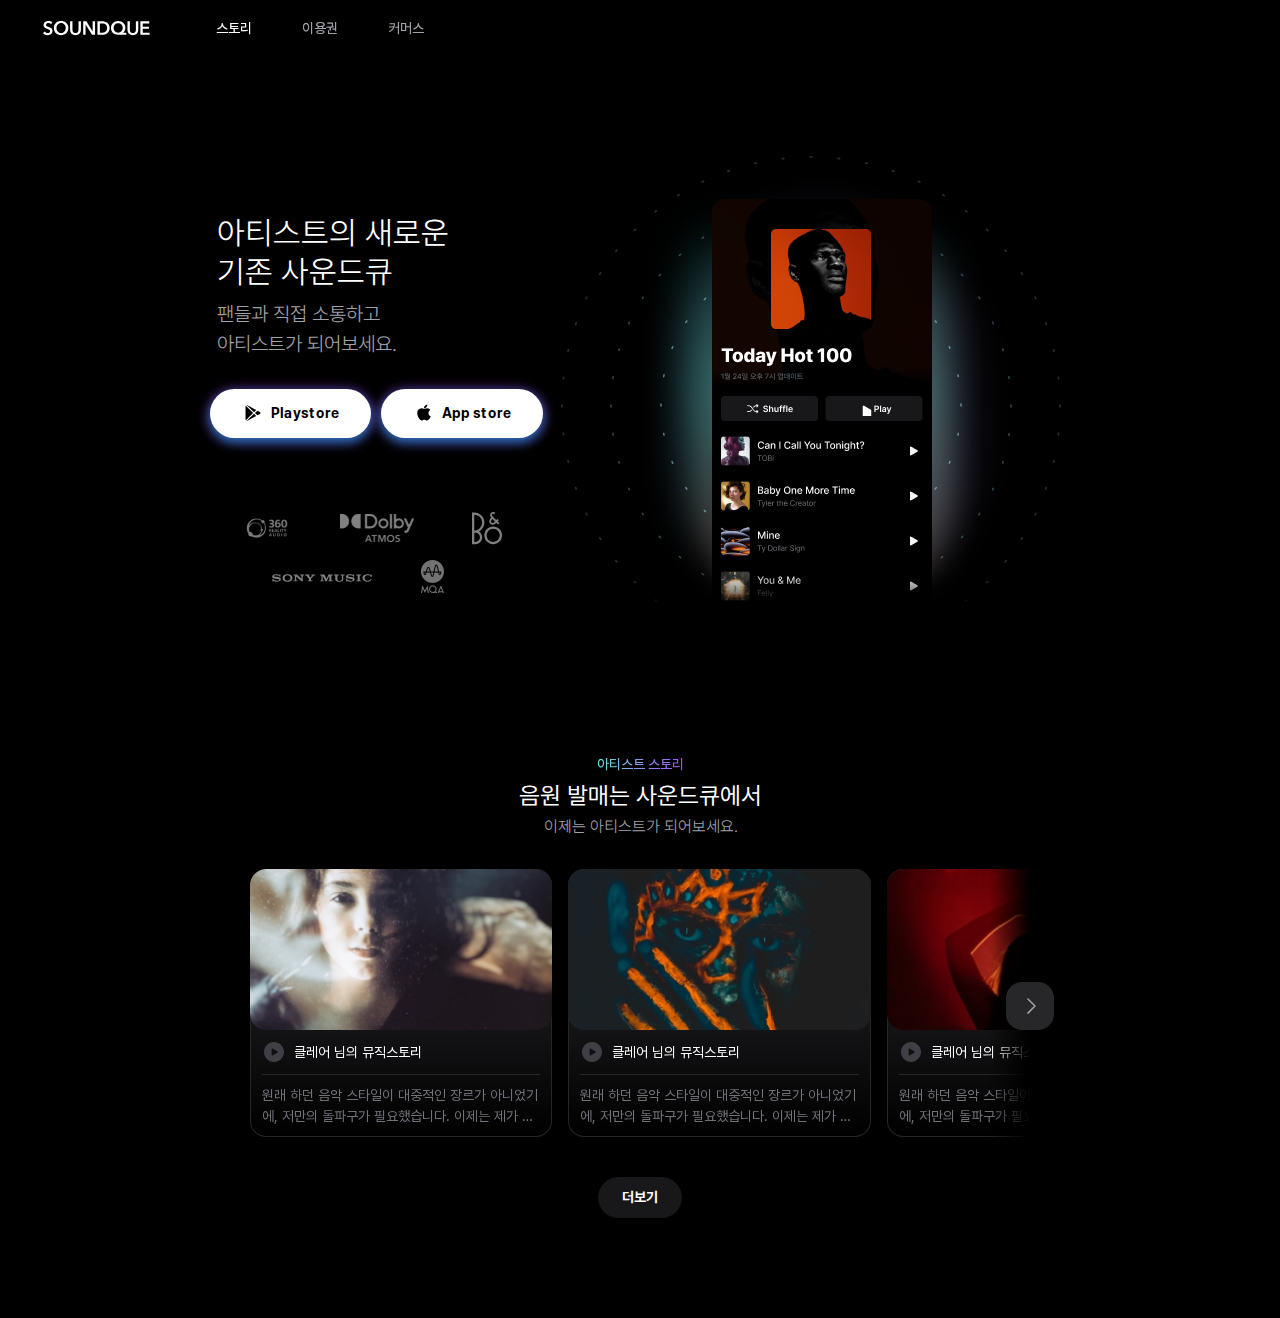
<file: shop_publish-sec_02-story_01/index.html>
<!DOCTYPE html>
<html lang="ko">
    <head>
        <meta charset="UTF-8" />
        <meta http-equiv="X-UA-Compatible" content="IE=edge" />
        <meta name="viewport" content="width=device-width, initial-scale=1.0" />
        <title>음악서비스 반응형 랜딩페이지</title>

        <link rel="stylesheet" href="assets/css/bootstrap.min.css" />
        <link rel="stylesheet" href="assets/css/swiper-bundle.css" />
        <link rel="stylesheet" href="assets/css/reset.css" />
        <link rel="stylesheet" href="assets/css/font.css" />
        <link rel="stylesheet" href="assets/css/templete.css" />
        <link rel="stylesheet" href="assets/css/main.css" />

        <script src="assets/js/bootstrap.bundle.min.js"></script>
        <script src="assets/js/jquery-3.7.0.min.js"></script>
        <script src="assets/js/swiper-bundle.min.js"></script>
        <script src="assets/js/script.js"></script>
    </head>
    <body>
        <div class="wrap">
            <!-- 헤더 -->
            <header class="d-flex flex-wrap align-items-center justify-content-center justify-content-between justify-content-md-start py-3 py-md-4 px-4 px-md-5 sticky-top">
                <button class="btn-menu d-md-none" data-bs-toggle="offcanvas" data-bs-target="#offcanvasScrolling" aria-controls="offcanvasScrolling"></button>

                <h1 class="logo">
                    <a href="index.html">
                        <img src="assets/images/logo.svg" alt="로고" />
                    </a>
                </h1>
                <ul class="nav justify-content-center gap50 ml60 d-none d-md-flex">
                    <li>
                        <a href="#main02" class="nav-link link-primary">스토리</a>
                    </li>
                    <li>
                        <a href="#main03" class="nav-link">이용권</a>
                    </li>
                    <li>
                        <a href="#main04" class="nav-link">커머스</a>
                    </li>
                </ul>
                <button class="btn-share d-md-none"></button>
            </header>
            <!-- //헤더 -->

            <!-- 모바일 메뉴 -->
            <div class="offcanvas offcanvas-start" data-bs-scroll="true" data-bs-backdrop="false" tabindex="-1" id="offcanvasScrolling">
                <div class="offcanvas-header py-3 px-4">
                    <button type="button" class="btn-close" data-bs-dismiss="offcanvas" aria-label="Close"></button>
                    <a href="index.html">
                        <img src="assets/images/logo.svg" alt="로고" />
                    </a>
                    <button class="btn-share d-md-none"></button>
                </div>
                <div class="offcanvas-body">
                    <div class="d-flex align-content-center justify-content-center flex-wrap h-100">
                        <ul class="m-menu d-flex flex-column gap20">
                            <li>
                                <a href="#main02">스토리</a>
                            </li>
                            <li>
                                <a href="#main03">이용권</a>
                            </li>
                            <li>
                                <a href="#main04">커머스</a>
                            </li>
                        </ul>
                    </div>
                </div>
            </div>
            <!-- //모바일메뉴 -->

            <main>
                <!-- 섹션01 히어로 -->
                <section id="main01" class="main01 container d-flex flex-sm-column flex-wrap justify-content-center align-content-center overflow-hidden mt100">
                    <div class="m01-content01">
                        <h2 class="text-white text-center text-lg-start">
                            아티스트의 새로운<br />
                            기존 사운드큐
                        </h2>
                        <p class="mt8 text-desc1 text-gray-400 text-center text-lg-start">
                            팬들과 직접 소통하고<br />
                            아티스트가 되어보세요.
                        </p>

                        <div class="mt30">
                            <div class="d-none d-md-flex justify-content-center justify-content-md-strat gap10">
                                <button class="btn primary app01 effect">Playstore</button>
                                <button class="btn primary app02 effect">App store</button>
                            </div>
                            <div class="d-flex d-md-none justify-content-center gap10">
                                <button class="btn primary effect">앱 다운로드</button>
                            </div>
                        </div>
                    </div>
                    <div class="m01-content02 order-3 order-lg-0 d-flex mt20 mt-lg-70 opacity-50 justify-content-md-center ju">
                        <div class="d-flex flex-lg-wrap justify-content-center gap-lg-3">
                            <div class="logo logo01"></div>
                            <div class="logo logo02"></div>
                            <div class="logo logo03"></div>
                            <div class="logo logo04"></div>
                            <div class="logo logo05"></div>
                        </div>

                        <div class="d-md-none d-flex">
                            <div class="logo logo01"></div>
                            <div class="logo logo02"></div>
                            <div class="logo logo03"></div>
                            <div class="logo logo04"></div>
                            <div class="logo logo05"></div>
                        </div>
                    </div>
                    <div class="m01-content03">
                        <div class="hero-bg w-100 h-100">
                            <img class="w-100 h-100 object-fit-cover" src="assets/images/img_hero.png" alt="메인이미지" />
                        </div>
                    </div>
                </section>
                <!-- //섹션01 히어로 -->

                <!-- 섹션02 스토리  -->
                <section id="main02" class="main02 container max780 mt80 mt-lg-100 position-relative">
                    <div class="text-center">
                        <strong class="text-gradi">아티스트 스토리</strong>
                        <h3 class="text-white mt10">음원 발매는 사운드큐에서</h3>
                        <p class="text-desc2 text-gray-400 mt4">이제는 아티스트가 되어보세요.</p>
                    </div>
                    <div class="row">
                        <div class="col-12 position-relative">
                            <div class="swiper mySwiper mt24 mt-lg-30 overflow-hidden">
                                <div class="swiper-wrapper">
                                    <div class="swiper-slide">
                                        <div class="box br16 overflow-hidden">
                                            <div class="box_up br16 overflow-hidden">
                                                <img src="assets/images/img_box01.png" alt="" />
                                            </div>

                                            <div class="box_down ptb10 prl12">
                                                <div class="box_title text-white text-desc3 d-flex align-items-center gap8 text-nowrap">
                                                    <button class="btn-play"></button>클레어 님의 뮤직스토리
                                                </div>
                                                <hr class="mtb10" />
                                                <div class="box_desc text-gray-500 text-desc3 ellipsis2">
                                                    원래 하던 음악 스타일이 대중적인 장르가 아니었기에, 저만의 돌파구가 필요했습니다. 이제는 제가 가수로 활동할 때는 제가 주도적인
                                                    역할을 많이 한다. 생각한 대로 구현이 될 때. 생각한대로 보이고, 들려질 때 성취감을 느낀다.
                                                </div>
                                            </div>
                                        </div>
                                    </div>
                                    <div class="swiper-slide">
                                        <div class="box br16 overflow-hidden">
                                            <div class="box_up br16 overflow-hidden">
                                                <img src="assets/images/img_box02.png" alt="" />
                                            </div>

                                            <div class="box_down ptb10 prl12">
                                                <div class="box_title text-white text-desc3 d-flex align-items-center gap8 text-nowrap">
                                                    <button class="btn-play"></button>클레어 님의 뮤직스토리
                                                </div>
                                                <hr class="mtb10" />
                                                <div class="box_desc text-gray-500 text-desc3 ellipsis2">
                                                    원래 하던 음악 스타일이 대중적인 장르가 아니었기에, 저만의 돌파구가 필요했습니다. 이제는 제가 가수로 활동할 때는 제가 주도적인
                                                    역할을 많이 한다. 생각한 대로 구현이 될 때. 생각한대로 보이고, 들려질 때 성취감을 느낀다.
                                                </div>
                                            </div>
                                        </div>
                                    </div>
                                    <div class="swiper-slide">
                                        <div class="box br16 overflow-hidden">
                                            <div class="box_up br16 overflow-hidden">
                                                <img src="assets/images/img_box03.png" alt="" />
                                            </div>

                                            <div class="box_down ptb10 prl12">
                                                <div class="box_title text-white text-desc3 d-flex align-items-center gap8 text-nowrap">
                                                    <button class="btn-play"></button>클레어 님의 뮤직스토리
                                                </div>
                                                <hr class="mtb10" />
                                                <div class="box_desc text-gray-500 text-desc3 ellipsis2">
                                                    원래 하던 음악 스타일이 대중적인 장르가 아니었기에, 저만의 돌파구가 필요했습니다. 이제는 제가 가수로 활동할 때는 제가 주도적인
                                                    역할을 많이 한다. 생각한 대로 구현이 될 때. 생각한대로 보이고, 들려질 때 성취감을 느낀다.
                                                </div>
                                            </div>
                                        </div>
                                    </div>
                                    <div class="swiper-slide">
                                        <div class="box br16 overflow-hidden">
                                            <div class="box_up br16 overflow-hidden">
                                                <img src="assets/images/img_box01.png" alt="" />
                                            </div>

                                            <div class="box_down ptb10 prl12">
                                                <div class="box_title text-white text-desc3 d-flex align-items-center gap8 text-nowrap">
                                                    <button class="btn-play"></button>클레어 님의 뮤직스토리
                                                </div>
                                                <hr class="mtb10" />
                                                <div class="box_desc text-gray-500 text-desc3 ellipsis2">
                                                    원래 하던 음악 스타일이 대중적인 장르가 아니었기에, 저만의 돌파구가 필요했습니다. 이제는 제가 가수로 활동할 때는 제가 주도적인
                                                    역할을 많이 한다. 생각한 대로 구현이 될 때. 생각한대로 보이고, 들려질 때 성취감을 느낀다.
                                                </div>
                                            </div>
                                        </div>
                                    </div>
                                    <div class="swiper-slide">
                                        <div class="box br16 overflow-hidden">
                                            <div class="box_up br16 overflow-hidden">
                                                <img src="assets/images/img_box02.png" alt="" />
                                            </div>

                                            <div class="box_down ptb10 prl12">
                                                <div class="box_title text-white text-desc3 d-flex align-items-center gap8 text-nowrap">
                                                    <button class="btn-play"></button>클레어 님의 뮤직스토리
                                                </div>
                                                <hr class="mtb10" />
                                                <div class="box_desc text-gray-500 text-desc3 ellipsis2">
                                                    원래 하던 음악 스타일이 대중적인 장르가 아니었기에, 저만의 돌파구가 필요했습니다. 이제는 제가 가수로 활동할 때는 제가 주도적인
                                                    역할을 많이 한다. 생각한 대로 구현이 될 때. 생각한대로 보이고, 들려질 때 성취감을 느낀다.
                                                </div>
                                            </div>
                                        </div>
                                    </div>
                                    <div class="swiper-slide">
                                        <div class="box br16 overflow-hidden">
                                            <div class="box_up br16 overflow-hidden">
                                                <img src="assets/images/img_box03.png" alt="" />
                                            </div>

                                            <div class="box_down ptb10 prl12">
                                                <div class="box_title text-white text-desc3 d-flex align-items-center gap8 text-nowrap">
                                                    <button class="btn-play"></button>클레어 님의 뮤직스토리
                                                </div>
                                                <hr class="mtb10" />
                                                <div class="box_desc text-gray-500 text-desc3 ellipsis2">
                                                    원래 하던 음악 스타일이 대중적인 장르가 아니었기에, 저만의 돌파구가 필요했습니다. 이제는 제가 가수로 활동할 때는 제가 주도적인
                                                    역할을 많이 한다. 생각한 대로 구현이 될 때. 생각한대로 보이고, 들려질 때 성취감을 느낀다.
                                                </div>
                                            </div>
                                        </div>
                                    </div>
                                </div>
                            </div>
                            <div class="swiper-button-next d-none d-lg-flex"></div>
                            <div class="swiper-button-prev d-none"></div>
                            <div class="d-none d-md-block mt40 text-center">
                                <button class="btn secondary">더보기</button>
                            </div>
                        </div>
                    </div>
                </section>
                <!-- //섹션02 스토리 -->

        </div>
    </body>
</html>
</file>
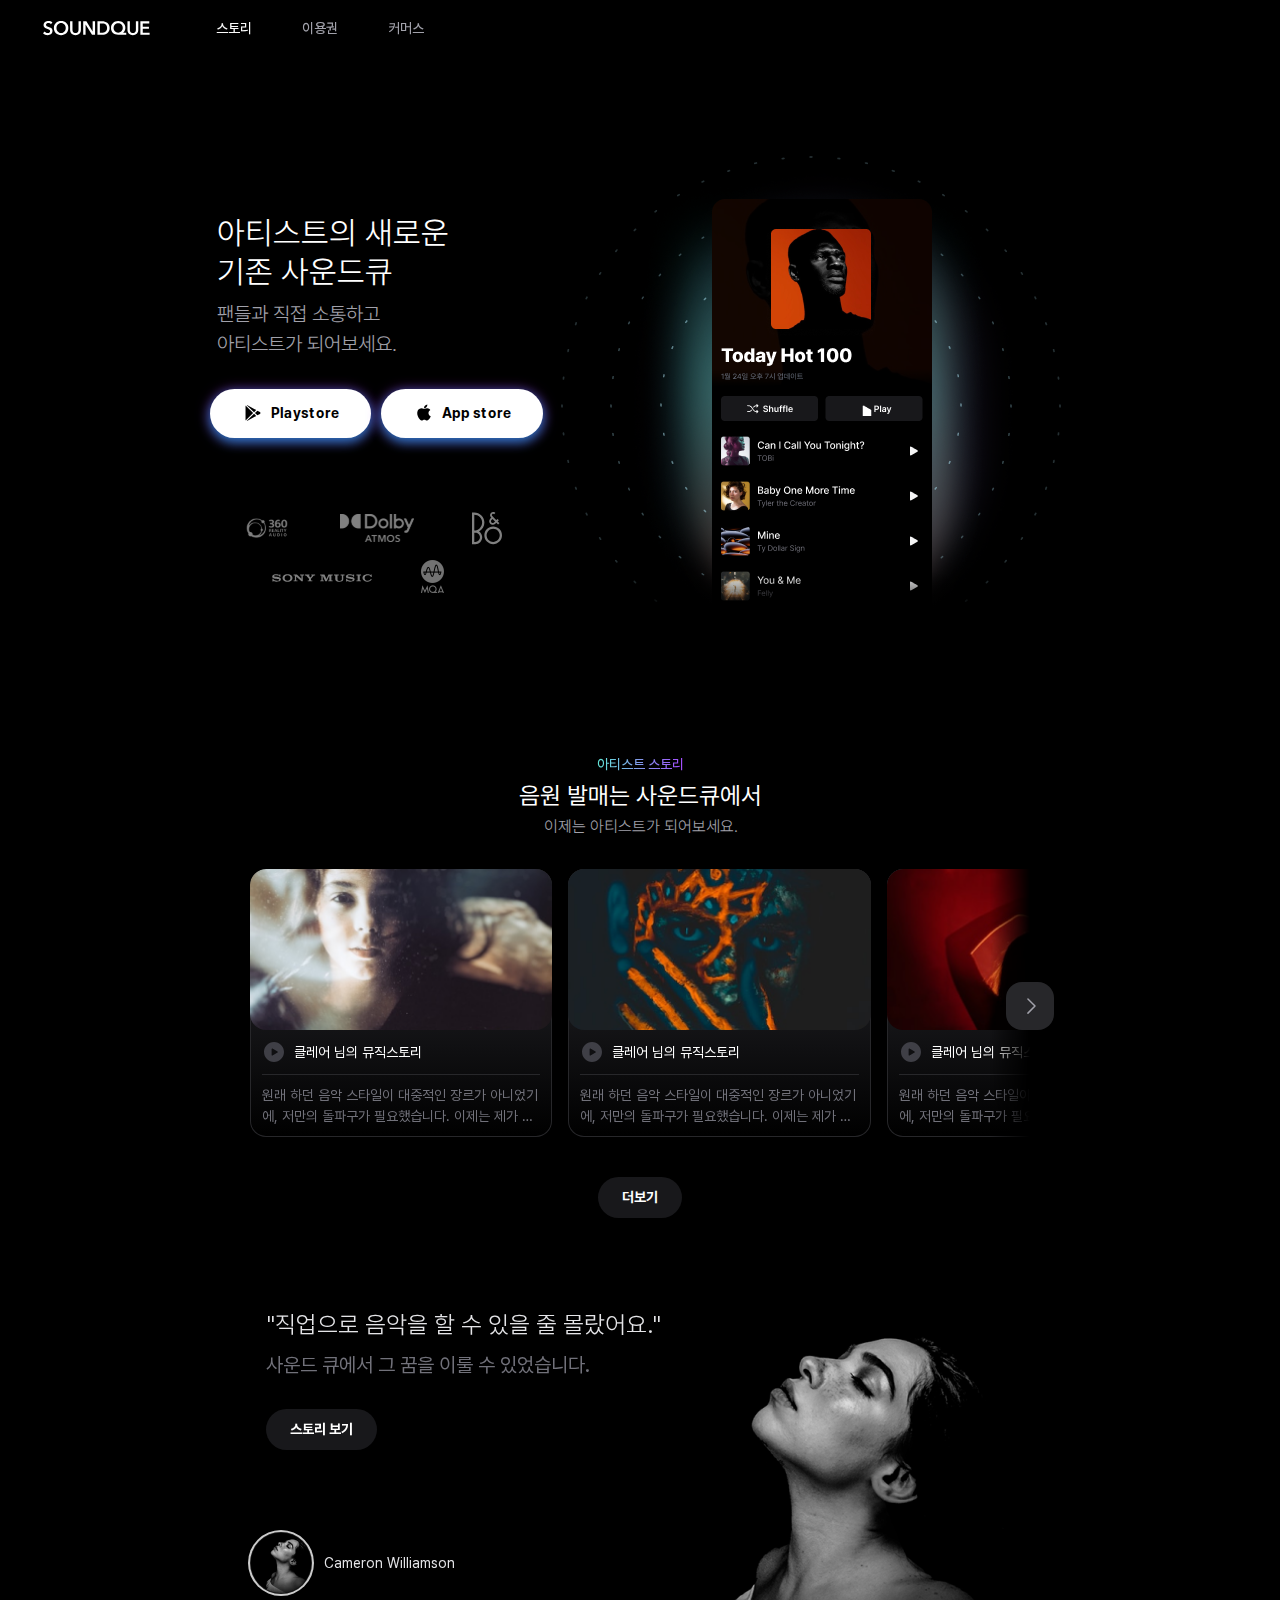
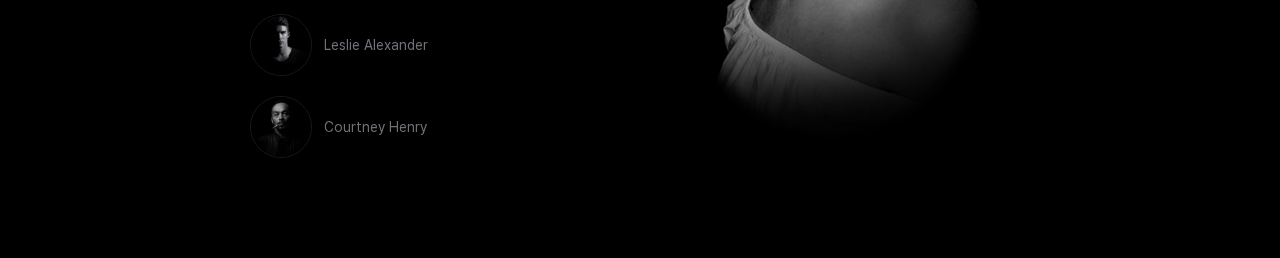
<file: shop_publish-sec_02-story_02/index.html>
<!DOCTYPE html>
<html lang="ko">
    <head>
        <meta charset="UTF-8" />
        <meta http-equiv="X-UA-Compatible" content="IE=edge" />
        <meta name="viewport" content="width=device-width, initial-scale=1.0" />
        <title>음악서비스 반응형 랜딩페이지</title>

        <link rel="stylesheet" href="assets/css/bootstrap.min.css" />
        <link rel="stylesheet" href="assets/css/swiper-bundle.css" />
        <link rel="stylesheet" href="assets/css/reset.css" />
        <link rel="stylesheet" href="assets/css/font.css" />
        <link rel="stylesheet" href="assets/css/templete.css" />
        <link rel="stylesheet" href="assets/css/main.css" />

        <script src="assets/js/bootstrap.bundle.min.js"></script>
        <script src="assets/js/jquery-3.7.0.min.js"></script>
        <script src="assets/js/swiper-bundle.min.js"></script>
        <script src="assets/js/script.js"></script>
    </head>
    <body>
        <div class="wrap">
            <!-- 헤더 -->
            <header class="d-flex flex-wrap align-items-center justify-content-center justify-content-between justify-content-md-start py-3 py-md-4 px-4 px-md-5 sticky-top">
                <button class="btn-menu d-md-none" data-bs-toggle="offcanvas" data-bs-target="#offcanvasScrolling" aria-controls="offcanvasScrolling"></button>

                <h1 class="logo">
                    <a href="index.html">
                        <img src="assets/images/logo.svg" alt="로고" />
                    </a>
                </h1>
                <ul class="nav justify-content-center gap50 ml60 d-none d-md-flex">
                    <li>
                        <a href="#main02" class="nav-link link-primary">스토리</a>
                    </li>
                    <li>
                        <a href="#main03" class="nav-link">이용권</a>
                    </li>
                    <li>
                        <a href="#main04" class="nav-link">커머스</a>
                    </li>
                </ul>
                <button class="btn-share d-md-none"></button>
            </header>
            <!-- //헤더 -->

            <!-- 모바일 메뉴 -->
            <div class="offcanvas offcanvas-start" data-bs-scroll="true" data-bs-backdrop="false" tabindex="-1" id="offcanvasScrolling">
                <div class="offcanvas-header py-3 px-4">
                    <button type="button" class="btn-close" data-bs-dismiss="offcanvas" aria-label="Close"></button>
                    <a href="index.html">
                        <img src="assets/images/logo.svg" alt="로고" />
                    </a>
                    <button class="btn-share d-md-none"></button>
                </div>
                <div class="offcanvas-body">
                    <div class="d-flex align-content-center justify-content-center flex-wrap h-100">
                        <ul class="m-menu d-flex flex-column gap20">
                            <li>
                                <a href="#main02">스토리</a>
                            </li>
                            <li>
                                <a href="#main03">이용권</a>
                            </li>
                            <li>
                                <a href="#main04">커머스</a>
                            </li>
                        </ul>
                    </div>
                </div>
            </div>
            <!-- //모바일메뉴 -->

            <main>
                <!-- 섹션01 히어로 -->
                <section id="main01" class="main01 container d-flex flex-sm-column flex-wrap justify-content-center align-content-center overflow-hidden mt100">
                    <div class="m01-content01">
                        <h2 class="text-white text-center text-lg-start">
                            아티스트의 새로운<br />
                            기존 사운드큐
                        </h2>
                        <p class="mt8 text-desc1 text-gray-400 text-center text-lg-start">
                            팬들과 직접 소통하고<br />
                            아티스트가 되어보세요.
                        </p>

                        <div class="mt30">
                            <div class="d-none d-md-flex justify-content-center justify-content-md-strat gap10">
                                <button class="btn primary app01 effect">Playstore</button>
                                <button class="btn primary app02 effect">App store</button>
                            </div>
                            <div class="d-flex d-md-none justify-content-center gap10">
                                <button class="btn primary effect">앱 다운로드</button>
                            </div>
                        </div>
                    </div>
                    <div class="m01-content02 order-3 order-lg-0 d-flex mt20 mt-lg-70 opacity-50 justify-content-md-center ju">
                        <div class="d-flex flex-lg-wrap justify-content-center gap-lg-3">
                            <div class="logo logo01"></div>
                            <div class="logo logo02"></div>
                            <div class="logo logo03"></div>
                            <div class="logo logo04"></div>
                            <div class="logo logo05"></div>
                        </div>

                        <div class="d-md-none d-flex">
                            <div class="logo logo01"></div>
                            <div class="logo logo02"></div>
                            <div class="logo logo03"></div>
                            <div class="logo logo04"></div>
                            <div class="logo logo05"></div>
                        </div>
                    </div>
                    <div class="m01-content03">
                        <div class="hero-bg w-100 h-100">
                            <img class="w-100 h-100 object-fit-cover" src="assets/images/img_hero.png" alt="메인이미지" />
                        </div>
                    </div>
                </section>
                <!-- //섹션01 히어로 -->

                <!-- 섹션02 스토리  -->
                <section id="main02" class="main02 container max780 mt80 mt-lg-100 position-relative">
                    <div class="text-center">
                        <strong class="text-gradi">아티스트 스토리</strong>
                        <h3 class="text-white mt10">음원 발매는 사운드큐에서</h3>
                        <p class="text-desc2 text-gray-400 mt4">이제는 아티스트가 되어보세요.</p>
                    </div>
                    <div class="row">
                        <div class="col-12 position-relative">
                            <div class="swiper mySwiper mt24 mt-lg-30 overflow-hidden">
                                <div class="swiper-wrapper">
                                    <div class="swiper-slide">
                                        <div class="box br16 overflow-hidden">
                                            <div class="box_up br16 overflow-hidden">
                                                <img src="assets/images/img_box01.png" alt="" />
                                            </div>

                                            <div class="box_down ptb10 prl12">
                                                <div class="box_title text-white text-desc3 d-flex align-items-center gap8 text-nowrap">
                                                    <button class="btn-play"></button>클레어 님의 뮤직스토리
                                                </div>
                                                <hr class="mtb10" />
                                                <div class="box_desc text-gray-500 text-desc3 ellipsis2">
                                                    원래 하던 음악 스타일이 대중적인 장르가 아니었기에, 저만의 돌파구가 필요했습니다. 이제는 제가 가수로 활동할 때는 제가 주도적인
                                                    역할을 많이 한다. 생각한 대로 구현이 될 때. 생각한대로 보이고, 들려질 때 성취감을 느낀다.
                                                </div>
                                            </div>
                                        </div>
                                    </div>
                                    <div class="swiper-slide">
                                        <div class="box br16 overflow-hidden">
                                            <div class="box_up br16 overflow-hidden">
                                                <img src="assets/images/img_box02.png" alt="" />
                                            </div>

                                            <div class="box_down ptb10 prl12">
                                                <div class="box_title text-white text-desc3 d-flex align-items-center gap8 text-nowrap">
                                                    <button class="btn-play"></button>클레어 님의 뮤직스토리
                                                </div>
                                                <hr class="mtb10" />
                                                <div class="box_desc text-gray-500 text-desc3 ellipsis2">
                                                    원래 하던 음악 스타일이 대중적인 장르가 아니었기에, 저만의 돌파구가 필요했습니다. 이제는 제가 가수로 활동할 때는 제가 주도적인
                                                    역할을 많이 한다. 생각한 대로 구현이 될 때. 생각한대로 보이고, 들려질 때 성취감을 느낀다.
                                                </div>
                                            </div>
                                        </div>
                                    </div>
                                    <div class="swiper-slide">
                                        <div class="box br16 overflow-hidden">
                                            <div class="box_up br16 overflow-hidden">
                                                <img src="assets/images/img_box03.png" alt="" />
                                            </div>

                                            <div class="box_down ptb10 prl12">
                                                <div class="box_title text-white text-desc3 d-flex align-items-center gap8 text-nowrap">
                                                    <button class="btn-play"></button>클레어 님의 뮤직스토리
                                                </div>
                                                <hr class="mtb10" />
                                                <div class="box_desc text-gray-500 text-desc3 ellipsis2">
                                                    원래 하던 음악 스타일이 대중적인 장르가 아니었기에, 저만의 돌파구가 필요했습니다. 이제는 제가 가수로 활동할 때는 제가 주도적인
                                                    역할을 많이 한다. 생각한 대로 구현이 될 때. 생각한대로 보이고, 들려질 때 성취감을 느낀다.
                                                </div>
                                            </div>
                                        </div>
                                    </div>
                                    <div class="swiper-slide">
                                        <div class="box br16 overflow-hidden">
                                            <div class="box_up br16 overflow-hidden">
                                                <img src="assets/images/img_box01.png" alt="" />
                                            </div>

                                            <div class="box_down ptb10 prl12">
                                                <div class="box_title text-white text-desc3 d-flex align-items-center gap8 text-nowrap">
                                                    <button class="btn-play"></button>클레어 님의 뮤직스토리
                                                </div>
                                                <hr class="mtb10" />
                                                <div class="box_desc text-gray-500 text-desc3 ellipsis2">
                                                    원래 하던 음악 스타일이 대중적인 장르가 아니었기에, 저만의 돌파구가 필요했습니다. 이제는 제가 가수로 활동할 때는 제가 주도적인
                                                    역할을 많이 한다. 생각한 대로 구현이 될 때. 생각한대로 보이고, 들려질 때 성취감을 느낀다.
                                                </div>
                                            </div>
                                        </div>
                                    </div>
                                    <div class="swiper-slide">
                                        <div class="box br16 overflow-hidden">
                                            <div class="box_up br16 overflow-hidden">
                                                <img src="assets/images/img_box02.png" alt="" />
                                            </div>

                                            <div class="box_down ptb10 prl12">
                                                <div class="box_title text-white text-desc3 d-flex align-items-center gap8 text-nowrap">
                                                    <button class="btn-play"></button>클레어 님의 뮤직스토리
                                                </div>
                                                <hr class="mtb10" />
                                                <div class="box_desc text-gray-500 text-desc3 ellipsis2">
                                                    원래 하던 음악 스타일이 대중적인 장르가 아니었기에, 저만의 돌파구가 필요했습니다. 이제는 제가 가수로 활동할 때는 제가 주도적인
                                                    역할을 많이 한다. 생각한 대로 구현이 될 때. 생각한대로 보이고, 들려질 때 성취감을 느낀다.
                                                </div>
                                            </div>
                                        </div>
                                    </div>
                                    <div class="swiper-slide">
                                        <div class="box br16 overflow-hidden">
                                            <div class="box_up br16 overflow-hidden">
                                                <img src="assets/images/img_box03.png" alt="" />
                                            </div>

                                            <div class="box_down ptb10 prl12">
                                                <div class="box_title text-white text-desc3 d-flex align-items-center gap8 text-nowrap">
                                                    <button class="btn-play"></button>클레어 님의 뮤직스토리
                                                </div>
                                                <hr class="mtb10" />
                                                <div class="box_desc text-gray-500 text-desc3 ellipsis2">
                                                    원래 하던 음악 스타일이 대중적인 장르가 아니었기에, 저만의 돌파구가 필요했습니다. 이제는 제가 가수로 활동할 때는 제가 주도적인
                                                    역할을 많이 한다. 생각한 대로 구현이 될 때. 생각한대로 보이고, 들려질 때 성취감을 느낀다.
                                                </div>
                                            </div>
                                        </div>
                                    </div>
                                </div>
                            </div>
                            <div class="swiper-button-next d-none d-lg-flex"></div>
                            <div class="swiper-button-prev d-none"></div>
                            <div class="d-none d-md-block mt40 text-center">
                                <button class="btn secondary">더보기</button>
                            </div>
                        </div>
                    </div>
                    <div class="mt30 mt-lg-0">
                        <div class="row">
                            <div class="col-12 position-relative">
                                <div class="swiper gallery_main">
                                    <div class="swiper-wrapper">
                                        <div class="swiper-slide">
                                            <div class="d-flex ml16">
                                                <div class="mt90 mt-md-100">
                                                    <em class="gallery_title">"직업으로 음악을 할 수 있을 줄 몰랐어요."</em>
                                                    <p class="gallery_desc mt10">사운드 큐에서 그 꿈을 이룰 수 있었습니다.</p>
                                                    <button class="btn secondary mt30">스토리 보기</button>
                                                </div>
                                                <div class="position-absolute z-n1 end-0">
                                                    <img src="assets/images/img_person01.png" alt="" />
                                                </div>
                                            </div>
                                        </div>
                                        <div class="swiper-slide">
                                            <div class="d-flex ml16">
                                                <div class="mt90 mt-md-100">
                                                    <em class="gallery_title">"반응형 웹페이지 만들기가 가장 쉬웠어요."</em>
                                                    <p class="gallery_desc mt10">이제 나도 웹 개발자!</p>
                                                    <button class="btn secondary mt30">스토리 보기</button>
                                                </div>
                                                <div class="position-absolute z-n1 end-0">
                                                    <img src="assets/images/img_person02.png" alt="" />
                                                </div>
                                            </div>
                                        </div>
                                        <div class="swiper-slide">
                                            <div class="d-flex ml16">
                                                <div class="mt90 mt-md-100">
                                                    <em class="gallery_title">"저는 정상이 아닙니다."</em>
                                                    <p class="gallery_desc mt10">최정상이기 때문입니다.</p>
                                                    <button class="btn secondary mt30">스토리 보기</button>
                                                </div>
                                                <div class="position-absolute z-n1 end-0">
                                                    <img src="assets/images/img_person03.png" alt="" />
                                                </div>
                                            </div>
                                        </div>
                                    </div>
                                </div>
                                <div class="swiper gallery_thumb w-100 position-absolute overflow-visible">
                                    <div class="swiper-wrapper flex-row flex-md-column gap-md-20 justify-content-around">
                                        <div class="swiper-slide">
                                            <div class="gallery_thumb_inner">
                                                <div class="gallery_thumb_img">
                                                    <img src="assets/images/img_person01_thumb.png" alt="" />
                                                </div>
                                                <p>Cameron Williamson</p>
                                            </div>
                                        </div>
                                        <div class="swiper-slide">
                                            <div class="gallery_thumb_inner">
                                                <div class="gallery_thumb_img">
                                                    <img src="assets/images/img_person02_thumb.png" alt="" />
                                                </div>
                                                <p>Leslie Alexander</p>
                                            </div>
                                        </div>
                                        <div class="swiper-slide">
                                            <div class="gallery_thumb_inner">
                                                <div class="gallery_thumb_img">
                                                    <img src="assets/images/img_person03_thumb.png" alt="" />
                                                </div>
                                                <p>Courtney Henry</p>
                                            </div>
                                        </div>
                                    </div>
                                </div>
                            </div>
                        </div>
                    </div>
                </section>
                <!-- //섹션02 스토리 -->

        </div>
    </body>
</html>
</file>
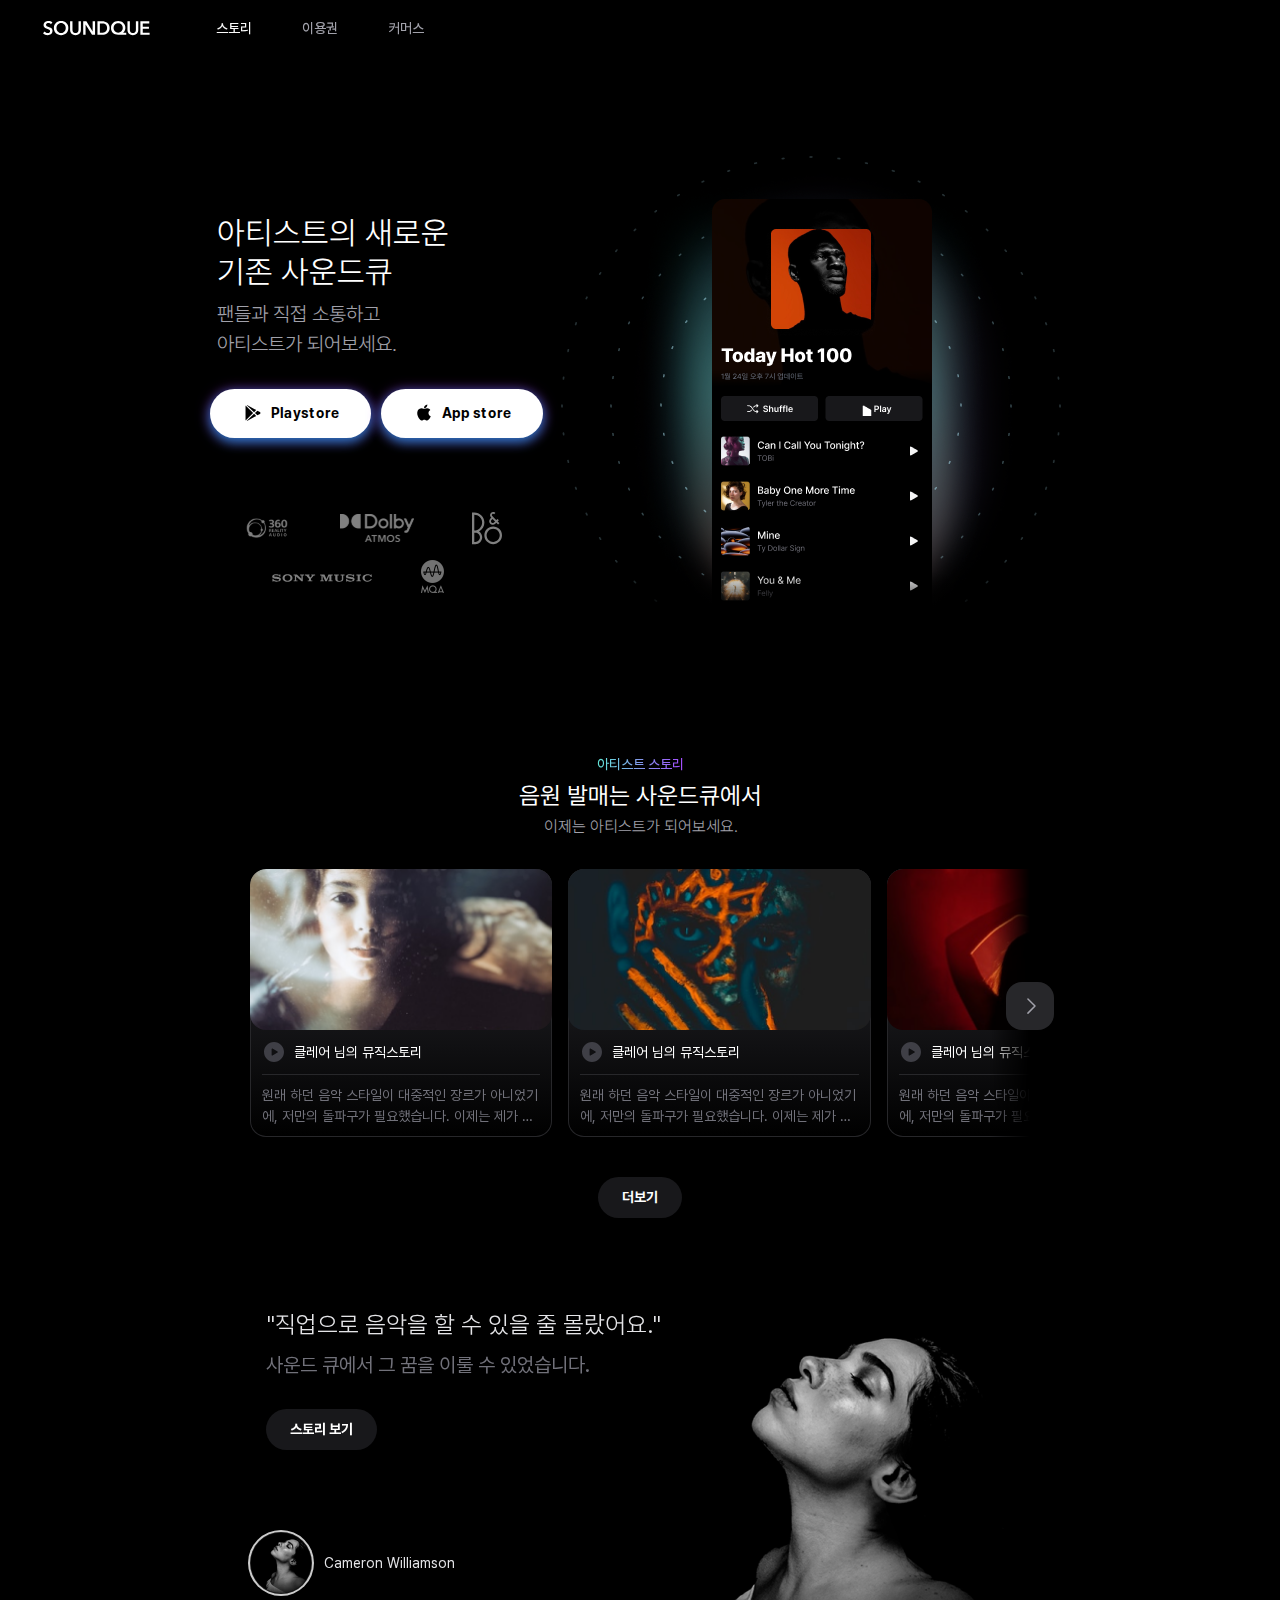
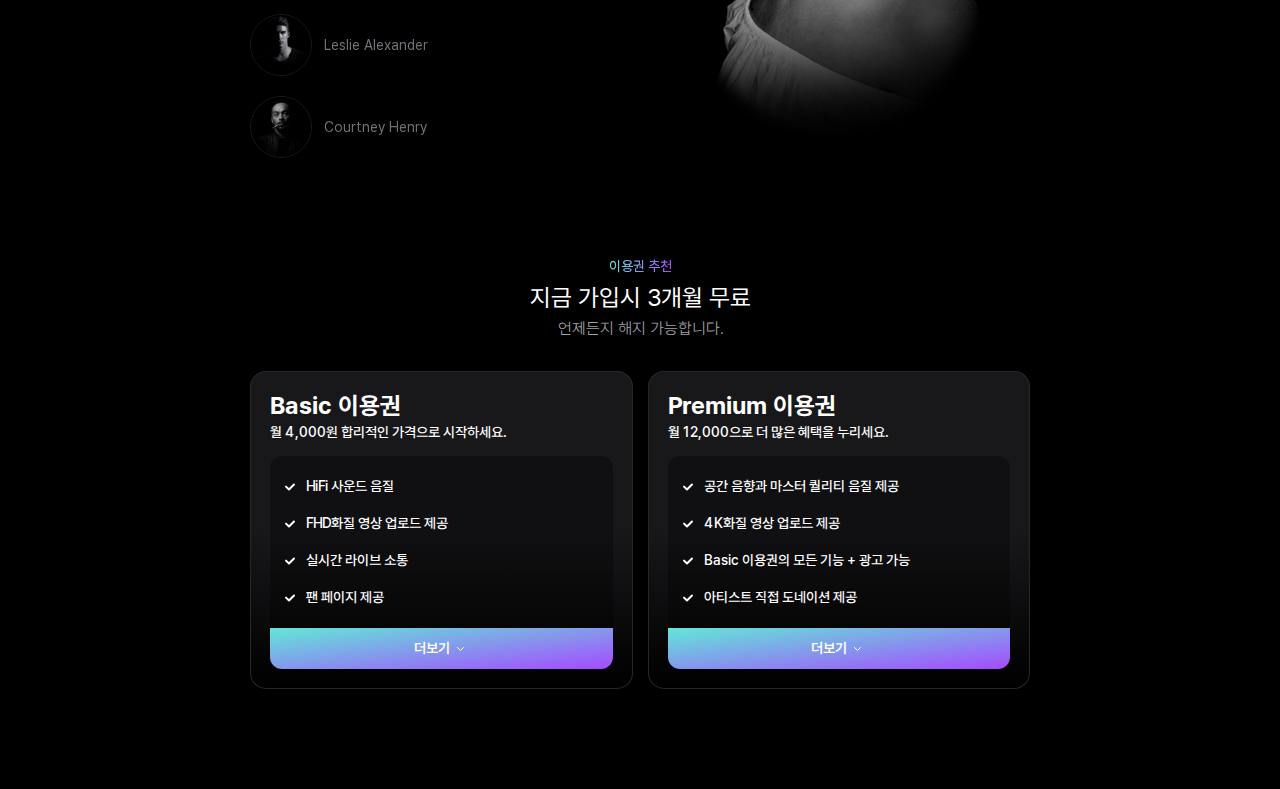
<file: shop_publish-sec_03-ticket/index.html>
<!DOCTYPE html>
<html lang="ko">
    <head>
        <meta charset="UTF-8" />
        <meta http-equiv="X-UA-Compatible" content="IE=edge" />
        <meta name="viewport" content="width=device-width, initial-scale=1.0" />
        <title>음악서비스 반응형 랜딩페이지</title>

        <link rel="stylesheet" href="assets/css/bootstrap.min.css" />
        <link rel="stylesheet" href="assets/css/swiper-bundle.css" />
        <link rel="stylesheet" href="assets/css/reset.css" />
        <link rel="stylesheet" href="assets/css/font.css" />
        <link rel="stylesheet" href="assets/css/templete.css" />
        <link rel="stylesheet" href="assets/css/main.css" />

        <script src="assets/js/bootstrap.bundle.min.js"></script>
        <script src="assets/js/jquery-3.7.0.min.js"></script>
        <script src="assets/js/swiper-bundle.min.js"></script>
        <script src="assets/js/script.js"></script>
    </head>
    <body>
        <div class="wrap">
            <!-- 헤더 -->
            <header class="d-flex flex-wrap align-items-center justify-content-center justify-content-between justify-content-md-start py-3 py-md-4 px-4 px-md-5 sticky-top">
                <button class="btn-menu d-md-none" data-bs-toggle="offcanvas" data-bs-target="#offcanvasScrolling" aria-controls="offcanvasScrolling"></button>

                <h1 class="logo">
                    <a href="index.html">
                        <img src="assets/images/logo.svg" alt="로고" />
                    </a>
                </h1>
                <ul class="nav justify-content-center gap50 ml60 d-none d-md-flex">
                    <li>
                        <a href="#main02" class="nav-link link-primary">스토리</a>
                    </li>
                    <li>
                        <a href="#main03" class="nav-link">이용권</a>
                    </li>
                    <li>
                        <a href="#main04" class="nav-link">커머스</a>
                    </li>
                </ul>
                <button class="btn-share d-md-none"></button>
            </header>
            <!-- //헤더 -->

            <!-- 모바일 메뉴 -->
            <div class="offcanvas offcanvas-start" data-bs-scroll="true" data-bs-backdrop="false" tabindex="-1" id="offcanvasScrolling">
                <div class="offcanvas-header py-3 px-4">
                    <button type="button" class="btn-close" data-bs-dismiss="offcanvas" aria-label="Close"></button>
                    <a href="index.html">
                        <img src="assets/images/logo.svg" alt="로고" />
                    </a>
                    <button class="btn-share d-md-none"></button>
                </div>
                <div class="offcanvas-body">
                    <div class="d-flex align-content-center justify-content-center flex-wrap h-100">
                        <ul class="m-menu d-flex flex-column gap20">
                            <li>
                                <a href="#main02">스토리</a>
                            </li>
                            <li>
                                <a href="#main03">이용권</a>
                            </li>
                            <li>
                                <a href="#main04">커머스</a>
                            </li>
                        </ul>
                    </div>
                </div>
            </div>
            <!-- //모바일메뉴 -->

            <main>
                <!-- 섹션01 히어로 -->
                <section id="main01" class="main01 container d-flex flex-sm-column flex-wrap justify-content-center align-content-center overflow-hidden mt100">
                    <div class="m01-content01">
                        <h2 class="text-white text-center text-lg-start">
                            아티스트의 새로운<br />
                            기존 사운드큐
                        </h2>
                        <p class="mt8 text-desc1 text-gray-400 text-center text-lg-start">
                            팬들과 직접 소통하고<br />
                            아티스트가 되어보세요.
                        </p>

                        <div class="mt30">
                            <div class="d-none d-md-flex justify-content-center justify-content-md-strat gap10">
                                <button class="btn primary app01 effect">Playstore</button>
                                <button class="btn primary app02 effect">App store</button>
                            </div>
                            <div class="d-flex d-md-none justify-content-center gap10">
                                <button class="btn primary effect">앱 다운로드</button>
                            </div>
                        </div>
                    </div>
                    <div class="m01-content02 order-3 order-lg-0 d-flex mt20 mt-lg-70 opacity-50 justify-content-md-center ju">
                        <div class="d-flex flex-lg-wrap justify-content-center gap-lg-3">
                            <div class="logo logo01"></div>
                            <div class="logo logo02"></div>
                            <div class="logo logo03"></div>
                            <div class="logo logo04"></div>
                            <div class="logo logo05"></div>
                        </div>

                        <div class="d-md-none d-flex">
                            <div class="logo logo01"></div>
                            <div class="logo logo02"></div>
                            <div class="logo logo03"></div>
                            <div class="logo logo04"></div>
                            <div class="logo logo05"></div>
                        </div>
                    </div>
                    <div class="m01-content03">
                        <div class="hero-bg w-100 h-100">
                            <img class="w-100 h-100 object-fit-cover" src="assets/images/img_hero.png" alt="메인이미지" />
                        </div>
                    </div>
                </section>
                <!-- //섹션01 히어로 -->

                <!-- 섹션02 스토리  -->
                <section id="main02" class="main02 container max780 mt80 mt-lg-100 position-relative">
                    <div class="text-center">
                        <strong class="text-gradi">아티스트 스토리</strong>
                        <h3 class="text-white mt10">음원 발매는 사운드큐에서</h3>
                        <p class="text-desc2 text-gray-400 mt4">이제는 아티스트가 되어보세요.</p>
                    </div>
                    <div class="row">
                        <div class="col-12 position-relative">
                            <div class="swiper mySwiper mt24 mt-lg-30 overflow-hidden">
                                <div class="swiper-wrapper">
                                    <div class="swiper-slide">
                                        <div class="box br16 overflow-hidden">
                                            <div class="box_up br16 overflow-hidden">
                                                <img src="assets/images/img_box01.png" alt="" />
                                            </div>

                                            <div class="box_down ptb10 prl12">
                                                <div class="box_title text-white text-desc3 d-flex align-items-center gap8 text-nowrap">
                                                    <button class="btn-play"></button>클레어 님의 뮤직스토리
                                                </div>
                                                <hr class="mtb10" />
                                                <div class="box_desc text-gray-500 text-desc3 ellipsis2">
                                                    원래 하던 음악 스타일이 대중적인 장르가 아니었기에, 저만의 돌파구가 필요했습니다. 이제는 제가 가수로 활동할 때는 제가 주도적인
                                                    역할을 많이 한다. 생각한 대로 구현이 될 때. 생각한대로 보이고, 들려질 때 성취감을 느낀다.
                                                </div>
                                            </div>
                                        </div>
                                    </div>
                                    <div class="swiper-slide">
                                        <div class="box br16 overflow-hidden">
                                            <div class="box_up br16 overflow-hidden">
                                                <img src="assets/images/img_box02.png" alt="" />
                                            </div>

                                            <div class="box_down ptb10 prl12">
                                                <div class="box_title text-white text-desc3 d-flex align-items-center gap8 text-nowrap">
                                                    <button class="btn-play"></button>클레어 님의 뮤직스토리
                                                </div>
                                                <hr class="mtb10" />
                                                <div class="box_desc text-gray-500 text-desc3 ellipsis2">
                                                    원래 하던 음악 스타일이 대중적인 장르가 아니었기에, 저만의 돌파구가 필요했습니다. 이제는 제가 가수로 활동할 때는 제가 주도적인
                                                    역할을 많이 한다. 생각한 대로 구현이 될 때. 생각한대로 보이고, 들려질 때 성취감을 느낀다.
                                                </div>
                                            </div>
                                        </div>
                                    </div>
                                    <div class="swiper-slide">
                                        <div class="box br16 overflow-hidden">
                                            <div class="box_up br16 overflow-hidden">
                                                <img src="assets/images/img_box03.png" alt="" />
                                            </div>

                                            <div class="box_down ptb10 prl12">
                                                <div class="box_title text-white text-desc3 d-flex align-items-center gap8 text-nowrap">
                                                    <button class="btn-play"></button>클레어 님의 뮤직스토리
                                                </div>
                                                <hr class="mtb10" />
                                                <div class="box_desc text-gray-500 text-desc3 ellipsis2">
                                                    원래 하던 음악 스타일이 대중적인 장르가 아니었기에, 저만의 돌파구가 필요했습니다. 이제는 제가 가수로 활동할 때는 제가 주도적인
                                                    역할을 많이 한다. 생각한 대로 구현이 될 때. 생각한대로 보이고, 들려질 때 성취감을 느낀다.
                                                </div>
                                            </div>
                                        </div>
                                    </div>
                                    <div class="swiper-slide">
                                        <div class="box br16 overflow-hidden">
                                            <div class="box_up br16 overflow-hidden">
                                                <img src="assets/images/img_box01.png" alt="" />
                                            </div>

                                            <div class="box_down ptb10 prl12">
                                                <div class="box_title text-white text-desc3 d-flex align-items-center gap8 text-nowrap">
                                                    <button class="btn-play"></button>클레어 님의 뮤직스토리
                                                </div>
                                                <hr class="mtb10" />
                                                <div class="box_desc text-gray-500 text-desc3 ellipsis2">
                                                    원래 하던 음악 스타일이 대중적인 장르가 아니었기에, 저만의 돌파구가 필요했습니다. 이제는 제가 가수로 활동할 때는 제가 주도적인
                                                    역할을 많이 한다. 생각한 대로 구현이 될 때. 생각한대로 보이고, 들려질 때 성취감을 느낀다.
                                                </div>
                                            </div>
                                        </div>
                                    </div>
                                    <div class="swiper-slide">
                                        <div class="box br16 overflow-hidden">
                                            <div class="box_up br16 overflow-hidden">
                                                <img src="assets/images/img_box02.png" alt="" />
                                            </div>

                                            <div class="box_down ptb10 prl12">
                                                <div class="box_title text-white text-desc3 d-flex align-items-center gap8 text-nowrap">
                                                    <button class="btn-play"></button>클레어 님의 뮤직스토리
                                                </div>
                                                <hr class="mtb10" />
                                                <div class="box_desc text-gray-500 text-desc3 ellipsis2">
                                                    원래 하던 음악 스타일이 대중적인 장르가 아니었기에, 저만의 돌파구가 필요했습니다. 이제는 제가 가수로 활동할 때는 제가 주도적인
                                                    역할을 많이 한다. 생각한 대로 구현이 될 때. 생각한대로 보이고, 들려질 때 성취감을 느낀다.
                                                </div>
                                            </div>
                                        </div>
                                    </div>
                                    <div class="swiper-slide">
                                        <div class="box br16 overflow-hidden">
                                            <div class="box_up br16 overflow-hidden">
                                                <img src="assets/images/img_box03.png" alt="" />
                                            </div>

                                            <div class="box_down ptb10 prl12">
                                                <div class="box_title text-white text-desc3 d-flex align-items-center gap8 text-nowrap">
                                                    <button class="btn-play"></button>클레어 님의 뮤직스토리
                                                </div>
                                                <hr class="mtb10" />
                                                <div class="box_desc text-gray-500 text-desc3 ellipsis2">
                                                    원래 하던 음악 스타일이 대중적인 장르가 아니었기에, 저만의 돌파구가 필요했습니다. 이제는 제가 가수로 활동할 때는 제가 주도적인
                                                    역할을 많이 한다. 생각한 대로 구현이 될 때. 생각한대로 보이고, 들려질 때 성취감을 느낀다.
                                                </div>
                                            </div>
                                        </div>
                                    </div>
                                </div>
                            </div>
                            <div class="swiper-button-next d-none d-lg-flex"></div>
                            <div class="swiper-button-prev d-none"></div>
                            <div class="d-none d-md-block mt40 text-center">
                                <button class="btn secondary">더보기</button>
                            </div>
                        </div>
                    </div>
                    <div class="mt30 mt-lg-0">
                        <div class="row">
                            <div class="col-12 position-relative">
                                <div class="swiper gallery_main">
                                    <div class="swiper-wrapper">
                                        <div class="swiper-slide">
                                            <div class="d-flex ml16">
                                                <div class="mt90 mt-md-100">
                                                    <em class="gallery_title">"직업으로 음악을 할 수 있을 줄 몰랐어요."</em>
                                                    <p class="gallery_desc mt10">사운드 큐에서 그 꿈을 이룰 수 있었습니다.</p>
                                                    <button class="btn secondary mt30">스토리 보기</button>
                                                </div>
                                                <div class="position-absolute z-n1 end-0">
                                                    <img src="assets/images/img_person01.png" alt="" />
                                                </div>
                                            </div>
                                        </div>
                                        <div class="swiper-slide">
                                            <div class="d-flex ml16">
                                                <div class="mt90 mt-md-100">
                                                    <em class="gallery_title">"반응형 웹페이지 만들기가 가장 쉬웠어요."</em>
                                                    <p class="gallery_desc mt10">이제 나도 웹 개발자!</p>
                                                    <button class="btn secondary mt30">스토리 보기</button>
                                                </div>
                                                <div class="position-absolute z-n1 end-0">
                                                    <img src="assets/images/img_person02.png" alt="" />
                                                </div>
                                            </div>
                                        </div>
                                        <div class="swiper-slide">
                                            <div class="d-flex ml16">
                                                <div class="mt90 mt-md-100">
                                                    <em class="gallery_title">"저는 정상이 아닙니다."</em>
                                                    <p class="gallery_desc mt10">최정상이기 때문입니다.</p>
                                                    <button class="btn secondary mt30">스토리 보기</button>
                                                </div>
                                                <div class="position-absolute z-n1 end-0">
                                                    <img src="assets/images/img_person03.png" alt="" />
                                                </div>
                                            </div>
                                        </div>
                                    </div>
                                </div>
                                <div class="swiper gallery_thumb w-100 position-absolute overflow-visible">
                                    <div class="swiper-wrapper flex-row flex-md-column gap-md-20 justify-content-around">
                                        <div class="swiper-slide">
                                            <div class="gallery_thumb_inner">
                                                <div class="gallery_thumb_img">
                                                    <img src="assets/images/img_person01_thumb.png" alt="" />
                                                </div>
                                                <p>Cameron Williamson</p>
                                            </div>
                                        </div>
                                        <div class="swiper-slide">
                                            <div class="gallery_thumb_inner">
                                                <div class="gallery_thumb_img">
                                                    <img src="assets/images/img_person02_thumb.png" alt="" />
                                                </div>
                                                <p>Leslie Alexander</p>
                                            </div>
                                        </div>
                                        <div class="swiper-slide">
                                            <div class="gallery_thumb_inner">
                                                <div class="gallery_thumb_img">
                                                    <img src="assets/images/img_person03_thumb.png" alt="" />
                                                </div>
                                                <p>Courtney Henry</p>
                                            </div>
                                        </div>
                                    </div>
                                </div>
                            </div>
                        </div>
                    </div>
                </section>
                <!-- //섹션02 스토리 -->

                <!-- 섹션03 이용권 -->
                <section id="main03" class="main03 container max780 mt100">
                    <div class="text-center">
                        <strong class="text-gradi">이용권 추천</strong>
                        <h3 class="text-white mt10">지금 가입시 3개월 무료</h3>
                        <p class="text-desc2 text-gray-400 mt4">언제든지 해지 가능합니다.</p>
                    </div>
                    <div class="row mt24 mt-lg-30">
                        <div class="col-12 col-md-6">
                            <div class="box ticket br16 overflow-hidden">
                                <p class="fs-24 text-white fw-700">Basic 이용권</p>
                                <span class="d-block mt4 fs-14 text-white fw-500">월 4,000원 합리적인 가격으로 시작하세요.</span>
                                <div class="ticket_inner">
                                    <ul class="ticket_list mt16">
                                        <li>HiFi 사운드 음질</li>
                                        <li>FHD화질 영상 업로드 제공</li>
                                        <li>실시간 라이브 소통</li>
                                        <li>팬 페이지 제공</li>
                                    </ul>
                                    <button class="btn gradi">
                                        더보기
                                        <img src="assets/images/ico_arrow_wt.svg" alt="" />
                                    </button>
                                </div>
                            </div>
                        </div>
                        <div class="col-12 col-md-6 mt20 mt-md-0">
                            <div class="box ticket br16 overflow-hidden">
                                <p class="fs-24 text-white fw-700">Premium 이용권</p>
                                <span class="d-block mt4 fs-14 text-white fw-500">월 12,000으로 더 많은 혜택을 누리세요.</span>
                                <div class="ticket_inner">
                                    <ul class="ticket_list mt16">
                                        <li>공간 음향과 마스터 퀄리티 음질 제공</li>
                                        <li>4K화질 영상 업로드 제공</li>
                                        <li>Basic 이용권의 모든 기능 + 광고 가능</li>
                                        <li>아티스트 직접 도네이션 제공</li>
                                    </ul>
                                    <button class="btn gradi">
                                        더보기
                                        <img src="assets/images/ico_arrow_wt.svg" alt="" />
                                    </button>
                                </div>
                            </div>
                        </div>
                    </div>
                </section>
                <!-- //섹션03 이용권 -->
        </div>
    </body>
</html>
</file>
<file: shop_publish-sec_02-story_01/assets/css/font.css>
@font-face {
    font-family: 'Pretendard';
    font-weight: 900;
    font-display: swap;
    src: url('../font/woff2-subset/Pretendard-Black.subset.woff2') format('woff2'), url('../font/woff-subset/Pretendard-Black.subset.woff') format('woff');
}

@font-face {
    font-family: 'Pretendard';
    font-weight: 800;
    font-display: swap;
    src: url('../font/woff2-subset/Pretendard-ExtraBold.subset.woff2') format('woff2'), url('../font/woff-subset/Pretendard-ExtraBold.subset.woff') format('woff');
}

@font-face {
    font-family: 'Pretendard';
    font-weight: 700;
    font-display: swap;
    src: url('../font/woff2-subset/Pretendard-Bold.subset.woff2') format('woff2'), url('../font/woff-subset/Pretendard-Bold.subset.woff') format('woff');
}

@font-face {
    font-family: 'Pretendard';
    font-weight: 600;
    font-display: swap;
    src: url('../font/woff2-subset/Pretendard-SemiBold.subset.woff2') format('woff2'), url('../font/woff-subset/Pretendard-SemiBold.subset.woff') format('woff');
}

@font-face {
    font-family: 'Pretendard';
    font-weight: 500;
    font-display: swap;
    src: url('../font/woff2-subset/Pretendard-Medium.subset.woff2') format('woff2'), url('../font/woff-subset/Pretendard-Medium.subset.woff') format('woff');
}

@font-face {
    font-family: 'Pretendard';
    font-weight: 400;
    font-display: swap;
    src: url('../font/woff2-subset/Pretendard-Regular.subset.woff2') format('woff2'), url('../font/woff-subset/Pretendard-Regular.subset.woff') format('woff');
}

@font-face {
    font-family: 'Pretendard';
    font-weight: 300;
    font-display: swap;
    src: url('../font/woff2-subset/Pretendard-Light.subset.woff2') format('woff2'), url('../font/woff-subset/Pretendard-Light.subset.woff') format('woff');
}

@font-face {
    font-family: 'Pretendard';
    font-weight: 200;
    font-display: swap;
    src: url('../font/woff2-subset/Pretendard-ExtraLight.subset.woff2') format('woff2'), url('../font/woff-subset/Pretendard-ExtraLight.subset.woff') format('woff');
}

@font-face {
    font-family: 'Pretendard';
    font-weight: 100;
    font-display: swap;
    src: url('../font/woff2-subset/Pretendard-Thin.subset.woff2') format('woff2'), url('../font/woff-subset/Pretendard-Thin.subset.woff') format('woff');
}

html,
body {
    font-family: 'Pretendard,"Malgun Gothic",sans-serif';
    font-size: 10px;
}

h2,
.h2 {
    font-size: 2.4rem;
    font-weight: 300;
    line-height: 120%;
}
@media (min-width: 992px) {
    h2,
    .h2 {
        font-size: 3.2rem;
    }
}

h3,
.h3 {
    font-size: 1.8rem;
    font-weight: 400;
    line-height: 120%;
}
@media (min-width: 992px) {
    h3,
    .h3 {
        font-size: 2.4rem;
    }
}

h4,
.h4 {
    font-size: 1.6rem;
    font-weight: 400;
    line-height: 150%;
}

.text-desc1 {
    font-size: 1.4rem;
    font-weight: 300;
    line-height: 150%;
}

.text-desc2 {
    font-size: 1.4rem;
    font-weight: 300;
    line-height: 150%;
}

.text-desc3 {
    font-size: 1.4rem;
    font-weight: 400;
    line-height: 150%;
}
.text-gradi {
    background: linear-gradient(to right, var(--primary01), var(--primary02));
    color: transparent;
    -webkit-background-clip: text;
    font-size: 1rem;
    font-weight: 500;
}

@media (min-width: 992px) {
    .text-desc1 {
        font-size: 2rem;
    }

    .text-desc2 {
        font-size: 1.6rem;
    }

    .text-gradi {
        font-size: 1.4rem;
    }
}

/* 텍스트 컬러 */
.text-white {
    color: var(--white);
}
.text-gray-200 {
    color: var(--zinc-200);
}
.text-gray-400 {
    color: var(--zinc-400);
}
.text-gray-500 {
    color: var(--zinc-500);
}

/* 텍스트 사이즈 */
.fs-14 {
    font-size: 1.4rem;
}
.fs-24 {
    font-size: 2.4rem;
}

/* 텍스트 굵기 */

.fw-200 {
    font-weight: 200;
}
.fw-300 {
    font-weight: 300;
}
.fw-400 {
    font-weight: 400;
}
.fw-500 {
    font-weight: 500;
}
.fw-600 {
    font-weight: 600;
}
.fw-700 {
    font-weight: 700;
}
.fw-800 {
    font-weight: 800;
}
.fw-900 {
    font-weight: 900;
}
</file>
<file: shop_publish-sec_02-story_01/assets/css/templete.css>
.mt4 {
    margin-top: 0.4rem;
}
.mt5 {
    margin-top: 0.5rem;
}
.mt8 {
    margin-top: 0.8rem;
}
.mt10 {
    margin-top: 1rem;
}
.mt15 {
    margin-top: 1.5rem;
}
.mt16 {
    margin-top: 1.6rem;
}
.mt20 {
    margin-top: 2rem;
}
.mt24 {
    margin-top: 2.4rem;
}
.mt25 {
    margin-top: 2.5rem;
}
.mt30 {
    margin-top: 3rem;
}
.mt40 {
    margin-top: 4rem;
}
.mt70 {
    margin-top: 7rem;
}
.mt80 {
    margin-top: 8rem;
}
.mt90 {
    margin-top: 9rem;
}
.mt100 {
    margin-top: 10rem;
}
.mt120 {
    margin-top: 12rem;
}

.mb5 {
    margin-bottom: 0.5rem;
}
.mb10 {
    margin-bottom: 1rem;
}
.mb15 {
    margin-bottom: 1.5rem;
}
.mb20 {
    margin-bottom: 2rem;
}
.mb25 {
    margin-bottom: 2.5rem;
}
.mb30 {
    margin-bottom: 3rem;
}

.ml5 {
    margin-left: 0.5rem;
}
.ml10 {
    margin-left: 1rem;
}
.ml15 {
    margin-left: 1.5rem;
}
.ml16 {
    margin-left: 1.6rem;
}
.ml20 {
    margin-left: 2rem;
}
.ml25 {
    margin-left: 2.5rem;
}
.ml30 {
    margin-left: 3rem;
}
.ml36 {
    margin-left: 3.6rem;
}
.ml60 {
    margin-left: 6rem;
}

.mr5 {
    margin-right: 0.5rem;
}
.mr10 {
    margin-right: 1rem;
}
.mr15 {
    margin-right: 1.5rem;
}
.mr20 {
    margin-right: 2rem;
}
.mr25 {
    margin-right: 2.5rem;
}
.mr30 {
    margin-right: 3rem;
}

.mtb10 {
    margin-top: 1rem;
    margin-bottom: 1rem;
}

.pt5 {
    padding-top: 0.5rem;
}
.pt10 {
    padding-top: 1rem;
}
.pt15 {
    padding-top: 1.5rem;
}
.pt20 {
    padding-top: 2rem;
}
.pt25 {
    padding-top: 2.5rem;
}
.pt30 {
    padding-top: 3rem;
}

.pb5 {
    padding-bottom: 0.5rem;
}
.pb10 {
    padding-bottom: 1rem;
}
.pb15 {
    padding-bottom: 1.5rem;
}
.pb20 {
    padding-bottom: 2rem;
}
.pb25 {
    padding-bottom: 2.5rem;
}
.pb30 {
    padding-bottom: 3rem;
}

.pl5 {
    padding-left: 0.5rem;
}
.pl10 {
    padding-left: 1rem;
}
.pl15 {
    padding-left: 1.5rem;
}
.pl20 {
    padding-left: 2rem;
}
.pl25 {
    padding-left: 2.5rem;
}
.pl30 {
    padding-left: 3rem;
}
.pl100 {
    padding-left: 10rem;
}

.pr5 {
    padding-right: 0.5rem;
}
.pr10 {
    padding-right: 1rem;
}
.pr15 {
    padding-right: 1.5rem;
}
.pr20 {
    padding-right: 2rem;
}
.pr25 {
    padding-right: 2.5rem;
}
.pr30 {
    padding-right: 3rem;
}
.pr36 {
    padding-right: 3.6rem;
}

.ptb10 {
    padding-top: 1rem;
    padding-bottom: 1rem;
}
.prl12 {
    padding-left: 1.2rem;
    padding-right: 1.2rem;
}

/* 보더 래디우스 */
.br16 {
    border-radius: 1.6rem;
}

/* 갭 */
.gap8 {
    gap: 0.8rem !important;
}
.gap10 {
    gap: 1rem !important;
}
.gap20 {
    gap: 2rem !important;
}
.gap50 {
    gap: 5rem !important;
}

.wrap {
    width: 100%;
    margin: 0 auto;
}

.max780 {
    max-width: 82rem;
}

/* 버튼 */
.btn {
    padding: 1.2rem 2.4rem;
    font-size: 1.4rem;
    font-weight: 700;
    line-height: 120%;
    border-radius: 5.4rem;
    white-space: nowrap;
}

.btn.primary {
    color: var(--black);
    background: var(--white);
}
.btn.primary:active,
.btn.primary:hover {
    background: linear-gradient(to top right, #ede7ff, #bffaff);
}

.btn.secondary {
    color: var(--white);
    background: var(--zinc-900);
}
.btn.secondary:active,
.btn.secondary:hover {
    background: var(--zinc-700);
}

.btn.app01 {
    background: url(../images/ico_playstore.svg) var(--white) no-repeat left 3.1rem center;
    padding: 1.6rem 3.1rem 1.6rem 6.1rem;
}
.btn.app01:active,
.btn.app01:hover {
    background: url(../images/ico_playstore.svg) no-repeat left 3.1rem center, linear-gradient(to top right, #ede7ff, #bffaff);
}

.btn.app02 {
    background: url(../images/ico_apple.svg) var(--white) no-repeat left 3.1rem center;
    padding: 1.6rem 3.1rem 1.6rem 6.1rem;
}
.btn.app02:active,
.btn.app02:hover {
    background: url(../images/ico_apple.svg) no-repeat left 3.1rem center, linear-gradient(to top right, #ede7ff, #bffaff);
}

@media screen and (max-width: 359px) {
    .btn.app01 {
        background: url(../images/ico_playstore.svg) var(--white) no-repeat left 1.6rem center;
        padding: 1.6rem 2.1rem 1.6rem 4.1rem;
    }
    .btn.app01:active,
    .btn.app01:hover {
        background: url(../images/ico_playstore.svg) no-repeat left 1.6rem center, linear-gradient(to top right, #ede7ff, #bffaff);
    }

    .btn.app02 {
        background: url(../images/ico_apple.svg) var(--white) no-repeat left 1.6rem center;
        padding: 1.6rem 2.1rem 1.6rem 4.1rem;
    }
    .btn.app02:active,
    .btn.app02:hover {
        background: url(../images/ico_apple.svg) no-repeat left 1.6rem center, linear-gradient(to top right, #ede7ff, #bffaff);
    }
}
.btn.gradi {
    border-radius: 0;
    width: 100%;
    background: linear-gradient(to bottom right, #62e7d8, #a54bff);
    color: var(--white);
    border-bottom-left-radius: 1.2rem;
    border-bottom-right-radius: 1.2rem;
    font-weight: 600;
    display: flex;
    justify-content: center;
    align-items: center;
    gap: 0.2rem;
}

.btn-menu {
    background: url(../images/ico_menu.svg) no-repeat center center;
    width: 3.6rem;
    height: 3.6rem;
}

.btn-share {
    background: url(../images/ico_share.svg) no-repeat center center;
    width: 3.6rem;
    height: 3.6rem;
}
.btn.effect {
    box-shadow: 0px 4px 12px 0px rgba(0, 194, 255, 0.6), 0px 2px 14px 0px rgba(211, 36, 255, 0.6);
}

/* 말줄임처리 */
.ellipsis2 {
    width: 100%;
    overflow: hidden;
    text-overflow: ellipsis;
    display: -webkit-box;
    -webkit-line-clamp: 2;
    -webkit-box-orient: vertical;
}

.ellipsis3 {
    width: 200px;
    overflow: hidden;
    text-overflow: ellipsis;
    display: -webkit-box;
    -webkit-line-clamp: 2;
    -webkit-box-orient: vertical;
}
</file>
<file: shop_publish-sec_02-story_01/assets/css/main.css>
@charset "utf-8";

:root {
    /* 색상 */
    --white: #fff;
    --black: #000;
    --zinc-50: #fafafa;
    --zinc-100: #f4f4f5;
    --zinc-200: #e4e4e7;
    --zinc-300: #d4d4d8;
    --zinc-400: #a1a1aa;
    --zinc-500: #71717a;
    --zinc-600: #6b7280;
    --zinc-700: #3f3f46;
    --zinc-800: #27272a;
    --zinc-900: #18181b;

    --primary01: #62e7d8;
    --primary02: #a54bff;
}

.wrap {
    background-color: #000;
}

/* 헤더 */

header {
    background: rgba(0, 0, 0, 0.5);
    backdrop-filter: blur(10px);
}

.offcanvas {
    height: 100dvh;
    width: 100% !important;
    background: rgba(0, 0, 0, 0.8);
    backdrop-filter: blur(6px);
}
.offcanvas .btn-close {
    background: url(../images/ico_close.svg) no-repeat center center;
    width: 3.6rem;
    height: 3.6rem;
    padding: 0;
    opacity: 1;
}
.offcanvas-body .m-menu li a {
    text-decoration: none;
    font-size: 3.2rem;
    color: var(--zinc-400);
    font-weight: 500;
    line-height: 150%;
}
.offcanvas-body .m-menu li a.active {
    background: linear-gradient(to right, var(--primary01), var(--primary02));
    color: transparent;
    -webkit-background-clip: text;
}

/* 메인 */

.main01,
.main02,
.main03,
.main04,
.main05 {
    scroll-margin-top: 10rem;
}

main {
    padding-bottom: 10rem;
}

@media screen and (min-width: 992px) {
    .main01 {
        height: 50rem;
    }
}

.m01-content02 {
    width: 50rem;
    animation: 10s loop infinite linear;
}
@media screen and (min-width: 768px) {
    .m01-content02 {
        animation: none;
    }
}
@media screen and (min-width: 992px) {
    .m01-content01,
    .m01-content02 {
        max-width: 32rem;
    }
}
@keyframes loop {
    100% {
        transform: translateX(-100%);
    }
}
.m01-content02 .logo {
    width: 10rem;
    height: 4rem;
}
.m01-content02 .logo01 {
    background: url(../images/ico_logo1.svg) no-repeat center center;
}
.m01-content02 .logo02 {
    background: url(../images/ico_logo2.svg) no-repeat center center;
}
.m01-content02 .logo03 {
    background: url(../images/ico_logo3.svg) no-repeat center center;
}
.m01-content02 .logo04 {
    background: url(../images/ico_logo4.svg) no-repeat center center;
}
.m01-content02 .logo05 {
    background: url(../images/ico_logo5.svg) no-repeat center center;
}

.m01-content03 {
    width: 36rem;
    height: 36rem;
    margin-top: 4rem;
    overflow-x: visible;
    position: relative;
}
.m01-content03::after {
    content: '';
    position: absolute;
    bottom: 0;
    left: 0;
    right: 0;
    width: 100%;
    height: 8.5rem;
    background: linear-gradient(360deg, var(--black), var(--black), #00000000);
}

@media screen and (min-width: 425px) {
    .m01-content03 {
        width: fit-content;
        height: fit-content;
        margin: 0 auto;
        margin-top: 5rem;
    }
}

@media screen and (min-width: 992px) {
    .m01-content03 {
        margin-top: 0;
        margin-left: 2.4rem;
    }
}

/* 섹션02 아티스트 스토리 */

.mySwiper::after {
    content: '';
    position: absolute;
    right: 0rem;
    top: 0;
    width: 4rem;
    height: 100%;
    background: linear-gradient(to left, #000, #00000000);
    z-index: 1;
}

.main02 .swiper-button-next {
    width: 4.8rem;
    height: 4.8rem;
    background: url(../images/ico_right_gr.svg) no-repeat center center var(--zinc-800);
    border-radius: 1.6rem;
    right: -1.6rem;
    transform: translateY(-50%);
}

.box {
    box-shadow: inset 0px 0px 0px 1px var(--zinc-800);
    background: linear-gradient(to bottom, var(--zinc-900), var(--zinc-900), #18181b00);
}

.box .box_up img {
    width: 100%;
    object-fit: cover;
}

.box .box_down hr {
    color: var(--zinc-800);
}

.box .box_down .box_title .btn-play {
    background: url(../images/ico_play_gr.svg) no-repeat center center;
    width: 2.4rem;
    height: 2.4rem;
}
</file>
<file: shop_publish-sec_02-story_02/assets/css/font.css>
@font-face {
    font-family: 'Pretendard';
    font-weight: 900;
    font-display: swap;
    src: url('../font/woff2-subset/Pretendard-Black.subset.woff2') format('woff2'), url('../font/woff-subset/Pretendard-Black.subset.woff') format('woff');
}

@font-face {
    font-family: 'Pretendard';
    font-weight: 800;
    font-display: swap;
    src: url('../font/woff2-subset/Pretendard-ExtraBold.subset.woff2') format('woff2'), url('../font/woff-subset/Pretendard-ExtraBold.subset.woff') format('woff');
}

@font-face {
    font-family: 'Pretendard';
    font-weight: 700;
    font-display: swap;
    src: url('../font/woff2-subset/Pretendard-Bold.subset.woff2') format('woff2'), url('../font/woff-subset/Pretendard-Bold.subset.woff') format('woff');
}

@font-face {
    font-family: 'Pretendard';
    font-weight: 600;
    font-display: swap;
    src: url('../font/woff2-subset/Pretendard-SemiBold.subset.woff2') format('woff2'), url('../font/woff-subset/Pretendard-SemiBold.subset.woff') format('woff');
}

@font-face {
    font-family: 'Pretendard';
    font-weight: 500;
    font-display: swap;
    src: url('../font/woff2-subset/Pretendard-Medium.subset.woff2') format('woff2'), url('../font/woff-subset/Pretendard-Medium.subset.woff') format('woff');
}

@font-face {
    font-family: 'Pretendard';
    font-weight: 400;
    font-display: swap;
    src: url('../font/woff2-subset/Pretendard-Regular.subset.woff2') format('woff2'), url('../font/woff-subset/Pretendard-Regular.subset.woff') format('woff');
}

@font-face {
    font-family: 'Pretendard';
    font-weight: 300;
    font-display: swap;
    src: url('../font/woff2-subset/Pretendard-Light.subset.woff2') format('woff2'), url('../font/woff-subset/Pretendard-Light.subset.woff') format('woff');
}

@font-face {
    font-family: 'Pretendard';
    font-weight: 200;
    font-display: swap;
    src: url('../font/woff2-subset/Pretendard-ExtraLight.subset.woff2') format('woff2'), url('../font/woff-subset/Pretendard-ExtraLight.subset.woff') format('woff');
}

@font-face {
    font-family: 'Pretendard';
    font-weight: 100;
    font-display: swap;
    src: url('../font/woff2-subset/Pretendard-Thin.subset.woff2') format('woff2'), url('../font/woff-subset/Pretendard-Thin.subset.woff') format('woff');
}

html,
body {
    font-family: 'Pretendard,"Malgun Gothic",sans-serif';
    font-size: 10px;
}

h2,
.h2 {
    font-size: 2.4rem;
    font-weight: 300;
    line-height: 120%;
}
@media (min-width: 992px) {
    h2,
    .h2 {
        font-size: 3.2rem;
    }
}

h3,
.h3 {
    font-size: 1.8rem;
    font-weight: 400;
    line-height: 120%;
}
@media (min-width: 992px) {
    h3,
    .h3 {
        font-size: 2.4rem;
    }
}

h4,
.h4 {
    font-size: 1.6rem;
    font-weight: 400;
    line-height: 150%;
}

.text-desc1 {
    font-size: 1.4rem;
    font-weight: 300;
    line-height: 150%;
}

.text-desc2 {
    font-size: 1.4rem;
    font-weight: 300;
    line-height: 150%;
}

.text-desc3 {
    font-size: 1.4rem;
    font-weight: 400;
    line-height: 150%;
}
.text-gradi {
    background: linear-gradient(to right, var(--primary01), var(--primary02));
    color: transparent;
    -webkit-background-clip: text;
    font-size: 1rem;
    font-weight: 500;
}

@media (min-width: 992px) {
    .text-desc1 {
        font-size: 2rem;
    }

    .text-desc2 {
        font-size: 1.6rem;
    }

    .text-gradi {
        font-size: 1.4rem;
    }
}

/* 텍스트 컬러 */
.text-white {
    color: var(--white);
}
.text-gray-200 {
    color: var(--zinc-200);
}
.text-gray-400 {
    color: var(--zinc-400);
}
.text-gray-500 {
    color: var(--zinc-500);
}

/* 텍스트 사이즈 */
.fs-14 {
    font-size: 1.4rem;
}
.fs-24 {
    font-size: 2.4rem;
}

/* 텍스트 굵기 */

.fw-200 {
    font-weight: 200;
}
.fw-300 {
    font-weight: 300;
}
.fw-400 {
    font-weight: 400;
}
.fw-500 {
    font-weight: 500;
}
.fw-600 {
    font-weight: 600;
}
.fw-700 {
    font-weight: 700;
}
.fw-800 {
    font-weight: 800;
}
.fw-900 {
    font-weight: 900;
}
</file>
<file: shop_publish-sec_02-story_02/assets/css/templete.css>
.mt4 {
    margin-top: 0.4rem;
}
.mt5 {
    margin-top: 0.5rem;
}
.mt8 {
    margin-top: 0.8rem;
}
.mt10 {
    margin-top: 1rem;
}
.mt15 {
    margin-top: 1.5rem;
}
.mt16 {
    margin-top: 1.6rem;
}
.mt20 {
    margin-top: 2rem;
}
.mt24 {
    margin-top: 2.4rem;
}
.mt25 {
    margin-top: 2.5rem;
}
.mt30 {
    margin-top: 3rem;
}
.mt40 {
    margin-top: 4rem;
}
.mt70 {
    margin-top: 7rem;
}
.mt80 {
    margin-top: 8rem;
}
.mt90 {
    margin-top: 9rem;
}
.mt100 {
    margin-top: 10rem;
}
.mt120 {
    margin-top: 12rem;
}

.mb5 {
    margin-bottom: 0.5rem;
}
.mb10 {
    margin-bottom: 1rem;
}
.mb15 {
    margin-bottom: 1.5rem;
}
.mb20 {
    margin-bottom: 2rem;
}
.mb25 {
    margin-bottom: 2.5rem;
}
.mb30 {
    margin-bottom: 3rem;
}

.ml5 {
    margin-left: 0.5rem;
}
.ml10 {
    margin-left: 1rem;
}
.ml15 {
    margin-left: 1.5rem;
}
.ml16 {
    margin-left: 1.6rem;
}
.ml20 {
    margin-left: 2rem;
}
.ml25 {
    margin-left: 2.5rem;
}
.ml30 {
    margin-left: 3rem;
}
.ml36 {
    margin-left: 3.6rem;
}
.ml60 {
    margin-left: 6rem;
}

.mr5 {
    margin-right: 0.5rem;
}
.mr10 {
    margin-right: 1rem;
}
.mr15 {
    margin-right: 1.5rem;
}
.mr20 {
    margin-right: 2rem;
}
.mr25 {
    margin-right: 2.5rem;
}
.mr30 {
    margin-right: 3rem;
}

.mtb10 {
    margin-top: 1rem;
    margin-bottom: 1rem;
}

.pt5 {
    padding-top: 0.5rem;
}
.pt10 {
    padding-top: 1rem;
}
.pt15 {
    padding-top: 1.5rem;
}
.pt20 {
    padding-top: 2rem;
}
.pt25 {
    padding-top: 2.5rem;
}
.pt30 {
    padding-top: 3rem;
}

.pb5 {
    padding-bottom: 0.5rem;
}
.pb10 {
    padding-bottom: 1rem;
}
.pb15 {
    padding-bottom: 1.5rem;
}
.pb20 {
    padding-bottom: 2rem;
}
.pb25 {
    padding-bottom: 2.5rem;
}
.pb30 {
    padding-bottom: 3rem;
}

.pl5 {
    padding-left: 0.5rem;
}
.pl10 {
    padding-left: 1rem;
}
.pl15 {
    padding-left: 1.5rem;
}
.pl20 {
    padding-left: 2rem;
}
.pl25 {
    padding-left: 2.5rem;
}
.pl30 {
    padding-left: 3rem;
}
.pl100 {
    padding-left: 10rem;
}

.pr5 {
    padding-right: 0.5rem;
}
.pr10 {
    padding-right: 1rem;
}
.pr15 {
    padding-right: 1.5rem;
}
.pr20 {
    padding-right: 2rem;
}
.pr25 {
    padding-right: 2.5rem;
}
.pr30 {
    padding-right: 3rem;
}
.pr36 {
    padding-right: 3.6rem;
}

.ptb10 {
    padding-top: 1rem;
    padding-bottom: 1rem;
}
.prl12 {
    padding-left: 1.2rem;
    padding-right: 1.2rem;
}

/* 보더 래디우스 */
.br16 {
    border-radius: 1.6rem;
}

/* 갭 */
.gap8 {
    gap: 0.8rem !important;
}
.gap10 {
    gap: 1rem !important;
}
.gap20 {
    gap: 2rem !important;
}
.gap50 {
    gap: 5rem !important;
}

.wrap {
    width: 100%;
    margin: 0 auto;
}

.max780 {
    max-width: 82rem;
}

/* 버튼 */
.btn {
    padding: 1.2rem 2.4rem;
    font-size: 1.4rem;
    font-weight: 700;
    line-height: 120%;
    border-radius: 5.4rem;
    white-space: nowrap;
}

.btn.primary {
    color: var(--black);
    background: var(--white);
}
.btn.primary:active,
.btn.primary:hover {
    background: linear-gradient(to top right, #ede7ff, #bffaff);
}

.btn.secondary {
    color: var(--white);
    background: var(--zinc-900);
}
.btn.secondary:active,
.btn.secondary:hover {
    background: var(--zinc-700);
}

.btn.app01 {
    background: url(../images/ico_playstore.svg) var(--white) no-repeat left 3.1rem center;
    padding: 1.6rem 3.1rem 1.6rem 6.1rem;
}
.btn.app01:active,
.btn.app01:hover {
    background: url(../images/ico_playstore.svg) no-repeat left 3.1rem center, linear-gradient(to top right, #ede7ff, #bffaff);
}

.btn.app02 {
    background: url(../images/ico_apple.svg) var(--white) no-repeat left 3.1rem center;
    padding: 1.6rem 3.1rem 1.6rem 6.1rem;
}
.btn.app02:active,
.btn.app02:hover {
    background: url(../images/ico_apple.svg) no-repeat left 3.1rem center, linear-gradient(to top right, #ede7ff, #bffaff);
}

@media screen and (max-width: 359px) {
    .btn.app01 {
        background: url(../images/ico_playstore.svg) var(--white) no-repeat left 1.6rem center;
        padding: 1.6rem 2.1rem 1.6rem 4.1rem;
    }
    .btn.app01:active,
    .btn.app01:hover {
        background: url(../images/ico_playstore.svg) no-repeat left 1.6rem center, linear-gradient(to top right, #ede7ff, #bffaff);
    }

    .btn.app02 {
        background: url(../images/ico_apple.svg) var(--white) no-repeat left 1.6rem center;
        padding: 1.6rem 2.1rem 1.6rem 4.1rem;
    }
    .btn.app02:active,
    .btn.app02:hover {
        background: url(../images/ico_apple.svg) no-repeat left 1.6rem center, linear-gradient(to top right, #ede7ff, #bffaff);
    }
}
.btn.gradi {
    border-radius: 0;
    width: 100%;
    background: linear-gradient(to bottom right, #62e7d8, #a54bff);
    color: var(--white);
    border-bottom-left-radius: 1.2rem;
    border-bottom-right-radius: 1.2rem;
    font-weight: 600;
    display: flex;
    justify-content: center;
    align-items: center;
    gap: 0.2rem;
}

.btn-menu {
    background: url(../images/ico_menu.svg) no-repeat center center;
    width: 3.6rem;
    height: 3.6rem;
}

.btn-share {
    background: url(../images/ico_share.svg) no-repeat center center;
    width: 3.6rem;
    height: 3.6rem;
}
.btn.effect {
    box-shadow: 0px 4px 12px 0px rgba(0, 194, 255, 0.6), 0px 2px 14px 0px rgba(211, 36, 255, 0.6);
}

/* 말줄임처리 */
.ellipsis2 {
    width: 100%;
    overflow: hidden;
    text-overflow: ellipsis;
    display: -webkit-box;
    -webkit-line-clamp: 2;
    -webkit-box-orient: vertical;
}

.ellipsis3 {
    width: 200px;
    overflow: hidden;
    text-overflow: ellipsis;
    display: -webkit-box;
    -webkit-line-clamp: 2;
    -webkit-box-orient: vertical;
}
</file>
<file: shop_publish-sec_02-story_02/assets/css/main.css>
@charset "utf-8";

:root {
    /* 색상 */
    --white: #fff;
    --black: #000;
    --zinc-50: #fafafa;
    --zinc-100: #f4f4f5;
    --zinc-200: #e4e4e7;
    --zinc-300: #d4d4d8;
    --zinc-400: #a1a1aa;
    --zinc-500: #71717a;
    --zinc-600: #6b7280;
    --zinc-700: #3f3f46;
    --zinc-800: #27272a;
    --zinc-900: #18181b;

    --primary01: #62e7d8;
    --primary02: #a54bff;
}

.wrap {
    background-color: #000;
}

/* 헤더 */

header {
    background: rgba(0, 0, 0, 0.5);
    backdrop-filter: blur(10px);
}

.offcanvas {
    height: 100dvh;
    width: 100% !important;
    background: rgba(0, 0, 0, 0.8);
    backdrop-filter: blur(6px);
}
.offcanvas .btn-close {
    background: url(../images/ico_close.svg) no-repeat center center;
    width: 3.6rem;
    height: 3.6rem;
    padding: 0;
    opacity: 1;
}
.offcanvas-body .m-menu li a {
    text-decoration: none;
    font-size: 3.2rem;
    color: var(--zinc-400);
    font-weight: 500;
    line-height: 150%;
}
.offcanvas-body .m-menu li a.active {
    background: linear-gradient(to right, var(--primary01), var(--primary02));
    color: transparent;
    -webkit-background-clip: text;
}

/* 메인 */

.main01,
.main02,
.main03,
.main04,
.main05 {
    scroll-margin-top: 10rem;
}

main {
    padding-bottom: 10rem;
}

@media screen and (min-width: 992px) {
    .main01 {
        height: 50rem;
    }
}

.m01-content02 {
    width: 50rem;
    animation: 10s loop infinite linear;
}
@media screen and (min-width: 768px) {
    .m01-content02 {
        animation: none;
    }
}
@media screen and (min-width: 992px) {
    .m01-content01,
    .m01-content02 {
        max-width: 32rem;
    }
}
@keyframes loop {
    100% {
        transform: translateX(-100%);
    }
}
.m01-content02 .logo {
    width: 10rem;
    height: 4rem;
}
.m01-content02 .logo01 {
    background: url(../images/ico_logo1.svg) no-repeat center center;
}
.m01-content02 .logo02 {
    background: url(../images/ico_logo2.svg) no-repeat center center;
}
.m01-content02 .logo03 {
    background: url(../images/ico_logo3.svg) no-repeat center center;
}
.m01-content02 .logo04 {
    background: url(../images/ico_logo4.svg) no-repeat center center;
}
.m01-content02 .logo05 {
    background: url(../images/ico_logo5.svg) no-repeat center center;
}

.m01-content03 {
    width: 36rem;
    height: 36rem;
    margin-top: 4rem;
    overflow-x: visible;
    position: relative;
}
.m01-content03::after {
    content: '';
    position: absolute;
    bottom: 0;
    left: 0;
    right: 0;
    width: 100%;
    height: 8.5rem;
    background: linear-gradient(360deg, var(--black), var(--black), #00000000);
}

@media screen and (min-width: 425px) {
    .m01-content03 {
        width: fit-content;
        height: fit-content;
        margin: 0 auto;
        margin-top: 5rem;
    }
}

@media screen and (min-width: 992px) {
    .m01-content03 {
        margin-top: 0;
        margin-left: 2.4rem;
    }
}

/* 섹션02 아티스트 스토리 */

.mySwiper::after {
    content: '';
    position: absolute;
    right: 0rem;
    top: 0;
    width: 4rem;
    height: 100%;
    background: linear-gradient(to left, #000, #00000000);
    z-index: 1;
}

.main02 .swiper-button-next {
    width: 4.8rem;
    height: 4.8rem;
    background: url(../images/ico_right_gr.svg) no-repeat center center var(--zinc-800);
    border-radius: 1.6rem;
    right: -1.6rem;
    transform: translateY(-50%);
}

.box {
    box-shadow: inset 0px 0px 0px 1px var(--zinc-800);
    background: linear-gradient(to bottom, var(--zinc-900), var(--zinc-900), #18181b00);
}

.box .box_up img {
    width: 100%;
    object-fit: cover;
}

.box .box_down hr {
    color: var(--zinc-800);
}

.box .box_down .box_title .btn-play {
    background: url(../images/ico_play_gr.svg) no-repeat center center;
    width: 2.4rem;
    height: 2.4rem;
}

/* 섹션02 갤러리  */
.gallery_main {
    height: 43.8rem;
}
.gallery_main .d-flex {
    max-width: 12rem;
}
.gallery_title {
    font-size: 1.4rem;
    font-weight: 300;
    line-height: 140%;
    color: var(--zinc-200);
}
.gallery_desc {
    font-size: 1.2rem;
    line-height: 140%;
    color: var(--zinc-500);
}
.gallery_thumb_inner {
    display: flex;
    flex-direction: column;
    align-items: center;
    gap: 1.2rem;
    width: 9.6rem;
}
.gallery_thumb_inner .gallery_thumb_img {
    border: 1px solid rgba(255, 255, 255, 0.1);
    border-radius: 100px;
}
.gallery_thumb_inner p {
    font-size: 1.4rem;
    color: var(--zinc-500);
    text-align: center;
}
.gallery_thumb {
    cursor: pointer;
    bottom: -1.2rem;
}
.gallery_thumb .swiper-slide {
    height: 100% !important;
    width: fit-content !important;
}
.gallery_thumb .swiper-slide-thumb-active .gallery_thumb_img {
    /* border: 2px solid rgba(255, 255, 255, 0.8); */
    box-shadow: 0 0 0 2px rgba(255, 255, 255, 0.8);
}
.gallery_thumb .swiper-slide-thumb-active p {
    color: var(--zinc-200);
}
@media screen and (min-width: 768px) {
    .gallery_main {
        height: 54rem;
    }
    .gallery_main .d-flex {
        max-width: unset;
    }
    .gallery_title {
        font-size: 2.4rem;
    }
    .gallery_desc {
        font-size: 2rem;
    }
    .gallery_thumb {
        flex-direction: row;
        bottom: 0rem;
        width: fit-content !important;
    }
    .gallery_thumb_inner {
        flex-direction: row;
        width: 100%;
    }
}
</file>
<file: shop_publish-sec_03-ticket/assets/css/font.css>
@font-face {
    font-family: 'Pretendard';
    font-weight: 900;
    font-display: swap;
    src: url('../font/woff2-subset/Pretendard-Black.subset.woff2') format('woff2'), url('../font/woff-subset/Pretendard-Black.subset.woff') format('woff');
}

@font-face {
    font-family: 'Pretendard';
    font-weight: 800;
    font-display: swap;
    src: url('../font/woff2-subset/Pretendard-ExtraBold.subset.woff2') format('woff2'), url('../font/woff-subset/Pretendard-ExtraBold.subset.woff') format('woff');
}

@font-face {
    font-family: 'Pretendard';
    font-weight: 700;
    font-display: swap;
    src: url('../font/woff2-subset/Pretendard-Bold.subset.woff2') format('woff2'), url('../font/woff-subset/Pretendard-Bold.subset.woff') format('woff');
}

@font-face {
    font-family: 'Pretendard';
    font-weight: 600;
    font-display: swap;
    src: url('../font/woff2-subset/Pretendard-SemiBold.subset.woff2') format('woff2'), url('../font/woff-subset/Pretendard-SemiBold.subset.woff') format('woff');
}

@font-face {
    font-family: 'Pretendard';
    font-weight: 500;
    font-display: swap;
    src: url('../font/woff2-subset/Pretendard-Medium.subset.woff2') format('woff2'), url('../font/woff-subset/Pretendard-Medium.subset.woff') format('woff');
}

@font-face {
    font-family: 'Pretendard';
    font-weight: 400;
    font-display: swap;
    src: url('../font/woff2-subset/Pretendard-Regular.subset.woff2') format('woff2'), url('../font/woff-subset/Pretendard-Regular.subset.woff') format('woff');
}

@font-face {
    font-family: 'Pretendard';
    font-weight: 300;
    font-display: swap;
    src: url('../font/woff2-subset/Pretendard-Light.subset.woff2') format('woff2'), url('../font/woff-subset/Pretendard-Light.subset.woff') format('woff');
}

@font-face {
    font-family: 'Pretendard';
    font-weight: 200;
    font-display: swap;
    src: url('../font/woff2-subset/Pretendard-ExtraLight.subset.woff2') format('woff2'), url('../font/woff-subset/Pretendard-ExtraLight.subset.woff') format('woff');
}

@font-face {
    font-family: 'Pretendard';
    font-weight: 100;
    font-display: swap;
    src: url('../font/woff2-subset/Pretendard-Thin.subset.woff2') format('woff2'), url('../font/woff-subset/Pretendard-Thin.subset.woff') format('woff');
}

html,
body {
    font-family: 'Pretendard,"Malgun Gothic",sans-serif';
    font-size: 10px;
}

h2,
.h2 {
    font-size: 2.4rem;
    font-weight: 300;
    line-height: 120%;
}
@media (min-width: 992px) {
    h2,
    .h2 {
        font-size: 3.2rem;
    }
}

h3,
.h3 {
    font-size: 1.8rem;
    font-weight: 400;
    line-height: 120%;
}
@media (min-width: 992px) {
    h3,
    .h3 {
        font-size: 2.4rem;
    }
}

h4,
.h4 {
    font-size: 1.6rem;
    font-weight: 400;
    line-height: 150%;
}

.text-desc1 {
    font-size: 1.4rem;
    font-weight: 300;
    line-height: 150%;
}

.text-desc2 {
    font-size: 1.4rem;
    font-weight: 300;
    line-height: 150%;
}

.text-desc3 {
    font-size: 1.4rem;
    font-weight: 400;
    line-height: 150%;
}
.text-gradi {
    background: linear-gradient(to right, var(--primary01), var(--primary02));
    color: transparent;
    -webkit-background-clip: text;
    font-size: 1rem;
    font-weight: 500;
}

@media (min-width: 992px) {
    .text-desc1 {
        font-size: 2rem;
    }

    .text-desc2 {
        font-size: 1.6rem;
    }

    .text-gradi {
        font-size: 1.4rem;
    }
}

/* 텍스트 컬러 */
.text-white {
    color: var(--white);
}
.text-gray-200 {
    color: var(--zinc-200);
}
.text-gray-400 {
    color: var(--zinc-400);
}
.text-gray-500 {
    color: var(--zinc-500);
}

/* 텍스트 사이즈 */
.fs-14 {
    font-size: 1.4rem;
}
.fs-24 {
    font-size: 2.4rem;
}

/* 텍스트 굵기 */

.fw-200 {
    font-weight: 200;
}
.fw-300 {
    font-weight: 300;
}
.fw-400 {
    font-weight: 400;
}
.fw-500 {
    font-weight: 500;
}
.fw-600 {
    font-weight: 600;
}
.fw-700 {
    font-weight: 700;
}
.fw-800 {
    font-weight: 800;
}
.fw-900 {
    font-weight: 900;
}
</file>
<file: shop_publish-sec_03-ticket/assets/css/templete.css>
.mt4 {
    margin-top: 0.4rem;
}
.mt5 {
    margin-top: 0.5rem;
}
.mt8 {
    margin-top: 0.8rem;
}
.mt10 {
    margin-top: 1rem;
}
.mt15 {
    margin-top: 1.5rem;
}
.mt16 {
    margin-top: 1.6rem;
}
.mt20 {
    margin-top: 2rem;
}
.mt24 {
    margin-top: 2.4rem;
}
.mt25 {
    margin-top: 2.5rem;
}
.mt30 {
    margin-top: 3rem;
}
.mt40 {
    margin-top: 4rem;
}
.mt70 {
    margin-top: 7rem;
}
.mt80 {
    margin-top: 8rem;
}
.mt90 {
    margin-top: 9rem;
}
.mt100 {
    margin-top: 10rem;
}
.mt120 {
    margin-top: 12rem;
}

.mb5 {
    margin-bottom: 0.5rem;
}
.mb10 {
    margin-bottom: 1rem;
}
.mb15 {
    margin-bottom: 1.5rem;
}
.mb20 {
    margin-bottom: 2rem;
}
.mb25 {
    margin-bottom: 2.5rem;
}
.mb30 {
    margin-bottom: 3rem;
}

.ml5 {
    margin-left: 0.5rem;
}
.ml10 {
    margin-left: 1rem;
}
.ml15 {
    margin-left: 1.5rem;
}
.ml16 {
    margin-left: 1.6rem;
}
.ml20 {
    margin-left: 2rem;
}
.ml25 {
    margin-left: 2.5rem;
}
.ml30 {
    margin-left: 3rem;
}
.ml36 {
    margin-left: 3.6rem;
}
.ml60 {
    margin-left: 6rem;
}

.mr5 {
    margin-right: 0.5rem;
}
.mr10 {
    margin-right: 1rem;
}
.mr15 {
    margin-right: 1.5rem;
}
.mr20 {
    margin-right: 2rem;
}
.mr25 {
    margin-right: 2.5rem;
}
.mr30 {
    margin-right: 3rem;
}

.mtb10 {
    margin-top: 1rem;
    margin-bottom: 1rem;
}

.pt5 {
    padding-top: 0.5rem;
}
.pt10 {
    padding-top: 1rem;
}
.pt15 {
    padding-top: 1.5rem;
}
.pt20 {
    padding-top: 2rem;
}
.pt25 {
    padding-top: 2.5rem;
}
.pt30 {
    padding-top: 3rem;
}

.pb5 {
    padding-bottom: 0.5rem;
}
.pb10 {
    padding-bottom: 1rem;
}
.pb15 {
    padding-bottom: 1.5rem;
}
.pb20 {
    padding-bottom: 2rem;
}
.pb25 {
    padding-bottom: 2.5rem;
}
.pb30 {
    padding-bottom: 3rem;
}

.pl5 {
    padding-left: 0.5rem;
}
.pl10 {
    padding-left: 1rem;
}
.pl15 {
    padding-left: 1.5rem;
}
.pl20 {
    padding-left: 2rem;
}
.pl25 {
    padding-left: 2.5rem;
}
.pl30 {
    padding-left: 3rem;
}
.pl100 {
    padding-left: 10rem;
}

.pr5 {
    padding-right: 0.5rem;
}
.pr10 {
    padding-right: 1rem;
}
.pr15 {
    padding-right: 1.5rem;
}
.pr20 {
    padding-right: 2rem;
}
.pr25 {
    padding-right: 2.5rem;
}
.pr30 {
    padding-right: 3rem;
}
.pr36 {
    padding-right: 3.6rem;
}

.ptb10 {
    padding-top: 1rem;
    padding-bottom: 1rem;
}
.prl12 {
    padding-left: 1.2rem;
    padding-right: 1.2rem;
}

/* 보더 래디우스 */
.br16 {
    border-radius: 1.6rem;
}

/* 갭 */
.gap8 {
    gap: 0.8rem !important;
}
.gap10 {
    gap: 1rem !important;
}
.gap20 {
    gap: 2rem !important;
}
.gap50 {
    gap: 5rem !important;
}

.wrap {
    width: 100%;
    margin: 0 auto;
}

.max780 {
    max-width: 82rem;
}

/* 버튼 */
.btn {
    padding: 1.2rem 2.4rem;
    font-size: 1.4rem;
    font-weight: 700;
    line-height: 120%;
    border-radius: 5.4rem;
    white-space: nowrap;
}

.btn.primary {
    color: var(--black);
    background: var(--white);
}
.btn.primary:active,
.btn.primary:hover {
    background: linear-gradient(to top right, #ede7ff, #bffaff);
}

.btn.secondary {
    color: var(--white);
    background: var(--zinc-900);
}
.btn.secondary:active,
.btn.secondary:hover {
    background: var(--zinc-700);
}

.btn.app01 {
    background: url(../images/ico_playstore.svg) var(--white) no-repeat left 3.1rem center;
    padding: 1.6rem 3.1rem 1.6rem 6.1rem;
}
.btn.app01:active,
.btn.app01:hover {
    background: url(../images/ico_playstore.svg) no-repeat left 3.1rem center, linear-gradient(to top right, #ede7ff, #bffaff);
}

.btn.app02 {
    background: url(../images/ico_apple.svg) var(--white) no-repeat left 3.1rem center;
    padding: 1.6rem 3.1rem 1.6rem 6.1rem;
}
.btn.app02:active,
.btn.app02:hover {
    background: url(../images/ico_apple.svg) no-repeat left 3.1rem center, linear-gradient(to top right, #ede7ff, #bffaff);
}

@media screen and (max-width: 359px) {
    .btn.app01 {
        background: url(../images/ico_playstore.svg) var(--white) no-repeat left 1.6rem center;
        padding: 1.6rem 2.1rem 1.6rem 4.1rem;
    }
    .btn.app01:active,
    .btn.app01:hover {
        background: url(../images/ico_playstore.svg) no-repeat left 1.6rem center, linear-gradient(to top right, #ede7ff, #bffaff);
    }

    .btn.app02 {
        background: url(../images/ico_apple.svg) var(--white) no-repeat left 1.6rem center;
        padding: 1.6rem 2.1rem 1.6rem 4.1rem;
    }
    .btn.app02:active,
    .btn.app02:hover {
        background: url(../images/ico_apple.svg) no-repeat left 1.6rem center, linear-gradient(to top right, #ede7ff, #bffaff);
    }
}
.btn.gradi {
    border-radius: 0;
    width: 100%;
    background: linear-gradient(to bottom right, #62e7d8, #a54bff);
    color: var(--white);
    border-bottom-left-radius: 1.2rem;
    border-bottom-right-radius: 1.2rem;
    font-weight: 600;
    display: flex;
    justify-content: center;
    align-items: center;
    gap: 0.2rem;
}

.btn-menu {
    background: url(../images/ico_menu.svg) no-repeat center center;
    width: 3.6rem;
    height: 3.6rem;
}

.btn-share {
    background: url(../images/ico_share.svg) no-repeat center center;
    width: 3.6rem;
    height: 3.6rem;
}
.btn.effect {
    box-shadow: 0px 4px 12px 0px rgba(0, 194, 255, 0.6), 0px 2px 14px 0px rgba(211, 36, 255, 0.6);
}

/* 말줄임처리 */
.ellipsis2 {
    width: 100%;
    overflow: hidden;
    text-overflow: ellipsis;
    display: -webkit-box;
    -webkit-line-clamp: 2;
    -webkit-box-orient: vertical;
}

.ellipsis3 {
    width: 200px;
    overflow: hidden;
    text-overflow: ellipsis;
    display: -webkit-box;
    -webkit-line-clamp: 2;
    -webkit-box-orient: vertical;
}
</file>
<file: shop_publish-sec_03-ticket/assets/css/main.css>
@charset "utf-8";

:root {
    /* 색상 */
    --white: #fff;
    --black: #000;
    --zinc-50: #fafafa;
    --zinc-100: #f4f4f5;
    --zinc-200: #e4e4e7;
    --zinc-300: #d4d4d8;
    --zinc-400: #a1a1aa;
    --zinc-500: #71717a;
    --zinc-600: #6b7280;
    --zinc-700: #3f3f46;
    --zinc-800: #27272a;
    --zinc-900: #18181b;

    --primary01: #62e7d8;
    --primary02: #a54bff;
}

.wrap {
    background-color: #000;
}

/* 헤더 */

header {
    background: rgba(0, 0, 0, 0.5);
    backdrop-filter: blur(10px);
}

.offcanvas {
    height: 100dvh;
    width: 100% !important;
    background: rgba(0, 0, 0, 0.8);
    backdrop-filter: blur(6px);
}
.offcanvas .btn-close {
    background: url(../images/ico_close.svg) no-repeat center center;
    width: 3.6rem;
    height: 3.6rem;
    padding: 0;
    opacity: 1;
}
.offcanvas-body .m-menu li a {
    text-decoration: none;
    font-size: 3.2rem;
    color: var(--zinc-400);
    font-weight: 500;
    line-height: 150%;
}
.offcanvas-body .m-menu li a.active {
    background: linear-gradient(to right, var(--primary01), var(--primary02));
    color: transparent;
    -webkit-background-clip: text;
}

/* 메인 */

.main01,
.main02,
.main03,
.main04,
.main05 {
    scroll-margin-top: 10rem;
}

main {
    padding-bottom: 10rem;
}

@media screen and (min-width: 992px) {
    .main01 {
        height: 50rem;
    }
}

.m01-content02 {
    width: 50rem;
    animation: 10s loop infinite linear;
}
@media screen and (min-width: 768px) {
    .m01-content02 {
        animation: none;
    }
}
@media screen and (min-width: 992px) {
    .m01-content01,
    .m01-content02 {
        max-width: 32rem;
    }
}
@keyframes loop {
    100% {
        transform: translateX(-100%);
    }
}
.m01-content02 .logo {
    width: 10rem;
    height: 4rem;
}
.m01-content02 .logo01 {
    background: url(../images/ico_logo1.svg) no-repeat center center;
}
.m01-content02 .logo02 {
    background: url(../images/ico_logo2.svg) no-repeat center center;
}
.m01-content02 .logo03 {
    background: url(../images/ico_logo3.svg) no-repeat center center;
}
.m01-content02 .logo04 {
    background: url(../images/ico_logo4.svg) no-repeat center center;
}
.m01-content02 .logo05 {
    background: url(../images/ico_logo5.svg) no-repeat center center;
}

.m01-content03 {
    width: 36rem;
    height: 36rem;
    margin-top: 4rem;
    overflow-x: visible;
    position: relative;
}
.m01-content03::after {
    content: '';
    position: absolute;
    bottom: 0;
    left: 0;
    right: 0;
    width: 100%;
    height: 8.5rem;
    background: linear-gradient(360deg, var(--black), var(--black), #00000000);
}

@media screen and (min-width: 425px) {
    .m01-content03 {
        width: fit-content;
        height: fit-content;
        margin: 0 auto;
        margin-top: 5rem;
    }
}

@media screen and (min-width: 992px) {
    .m01-content03 {
        margin-top: 0;
        margin-left: 2.4rem;
    }
}

/* 섹션02 아티스트 스토리 */

.mySwiper::after {
    content: '';
    position: absolute;
    right: 0rem;
    top: 0;
    width: 4rem;
    height: 100%;
    background: linear-gradient(to left, #000, #00000000);
    z-index: 1;
}

.main02 .swiper-button-next {
    width: 4.8rem;
    height: 4.8rem;
    background: url(../images/ico_right_gr.svg) no-repeat center center var(--zinc-800);
    border-radius: 1.6rem;
    right: -1.6rem;
    transform: translateY(-50%);
}

.box {
    box-shadow: inset 0px 0px 0px 1px var(--zinc-800);
    background: linear-gradient(to bottom, var(--zinc-900), var(--zinc-900), #18181b00);
}

.box .box_up img {
    width: 100%;
    object-fit: cover;
}

.box .box_down hr {
    color: var(--zinc-800);
}

.box .box_down .box_title .btn-play {
    background: url(../images/ico_play_gr.svg) no-repeat center center;
    width: 2.4rem;
    height: 2.4rem;
}

/* 섹션02 갤러리  */
.gallery_main {
    height: 43.8rem;
}
.gallery_main .d-flex {
    max-width: 12rem;
}
.gallery_title {
    font-size: 1.4rem;
    font-weight: 300;
    line-height: 140%;
    color: var(--zinc-200);
}
.gallery_desc {
    font-size: 1.2rem;
    line-height: 140%;
    color: var(--zinc-500);
}
.gallery_thumb_inner {
    display: flex;
    flex-direction: column;
    align-items: center;
    gap: 1.2rem;
    width: 9.6rem;
}
.gallery_thumb_inner .gallery_thumb_img {
    border: 1px solid rgba(255, 255, 255, 0.1);
    border-radius: 100px;
}
.gallery_thumb_inner p {
    font-size: 1.4rem;
    color: var(--zinc-500);
    text-align: center;
}
.gallery_thumb {
    cursor: pointer;
    bottom: -1.2rem;
}
.gallery_thumb .swiper-slide {
    height: 100% !important;
    width: fit-content !important;
}
.gallery_thumb .swiper-slide-thumb-active .gallery_thumb_img {
    /* border: 2px solid rgba(255, 255, 255, 0.8); */
    box-shadow: 0 0 0 2px rgba(255, 255, 255, 0.8);
}
.gallery_thumb .swiper-slide-thumb-active p {
    color: var(--zinc-200);
}
@media screen and (min-width: 768px) {
    .gallery_main {
        height: 54rem;
    }
    .gallery_main .d-flex {
        max-width: unset;
    }
    .gallery_title {
        font-size: 2.4rem;
    }
    .gallery_desc {
        font-size: 2rem;
    }
    .gallery_thumb {
        flex-direction: row;
        bottom: 0rem;
        width: fit-content !important;
    }
    .gallery_thumb_inner {
        flex-direction: row;
        width: 100%;
    }
}

/* 섹션03 이용권 */
.box.ticket {
    padding: 2rem;
}
.ticket_inner {
    background: rgba(0, 0, 0, 0.3);
    border-top-left-radius: 1.2rem;
    border-top-right-radius: 1.2rem;
}
.ticket_inner .ticket_list {
    padding: 2rem 1.2rem;
    display: flex;
    flex-direction: column;
    gap: 1.6rem;
}
.ticket_inner .ticket_list li {
    color: var(--white);
    font-size: 1.4rem;
    font-weight: 500;
    line-height: 1.5;
    background: url(../images/ico_check.svg) no-repeat left center;
    padding-left: 2.4rem;
}
</file>
